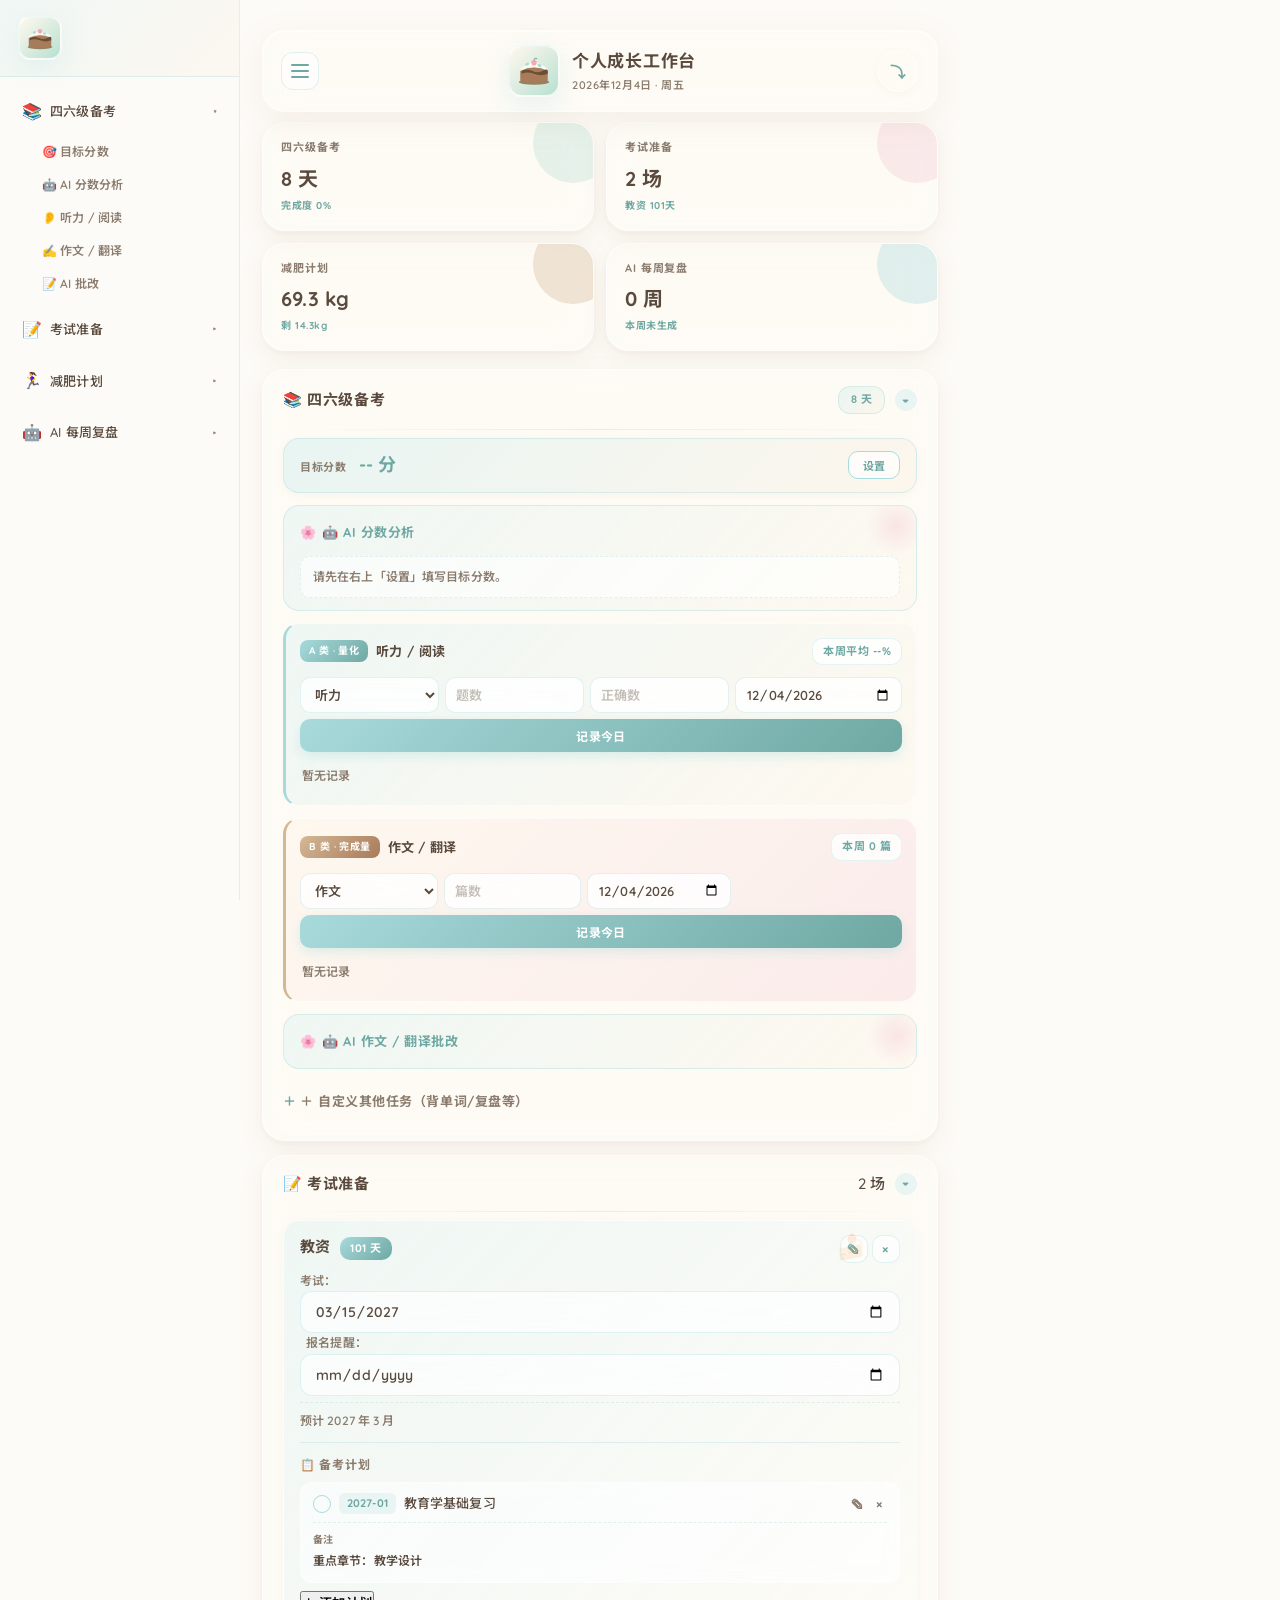
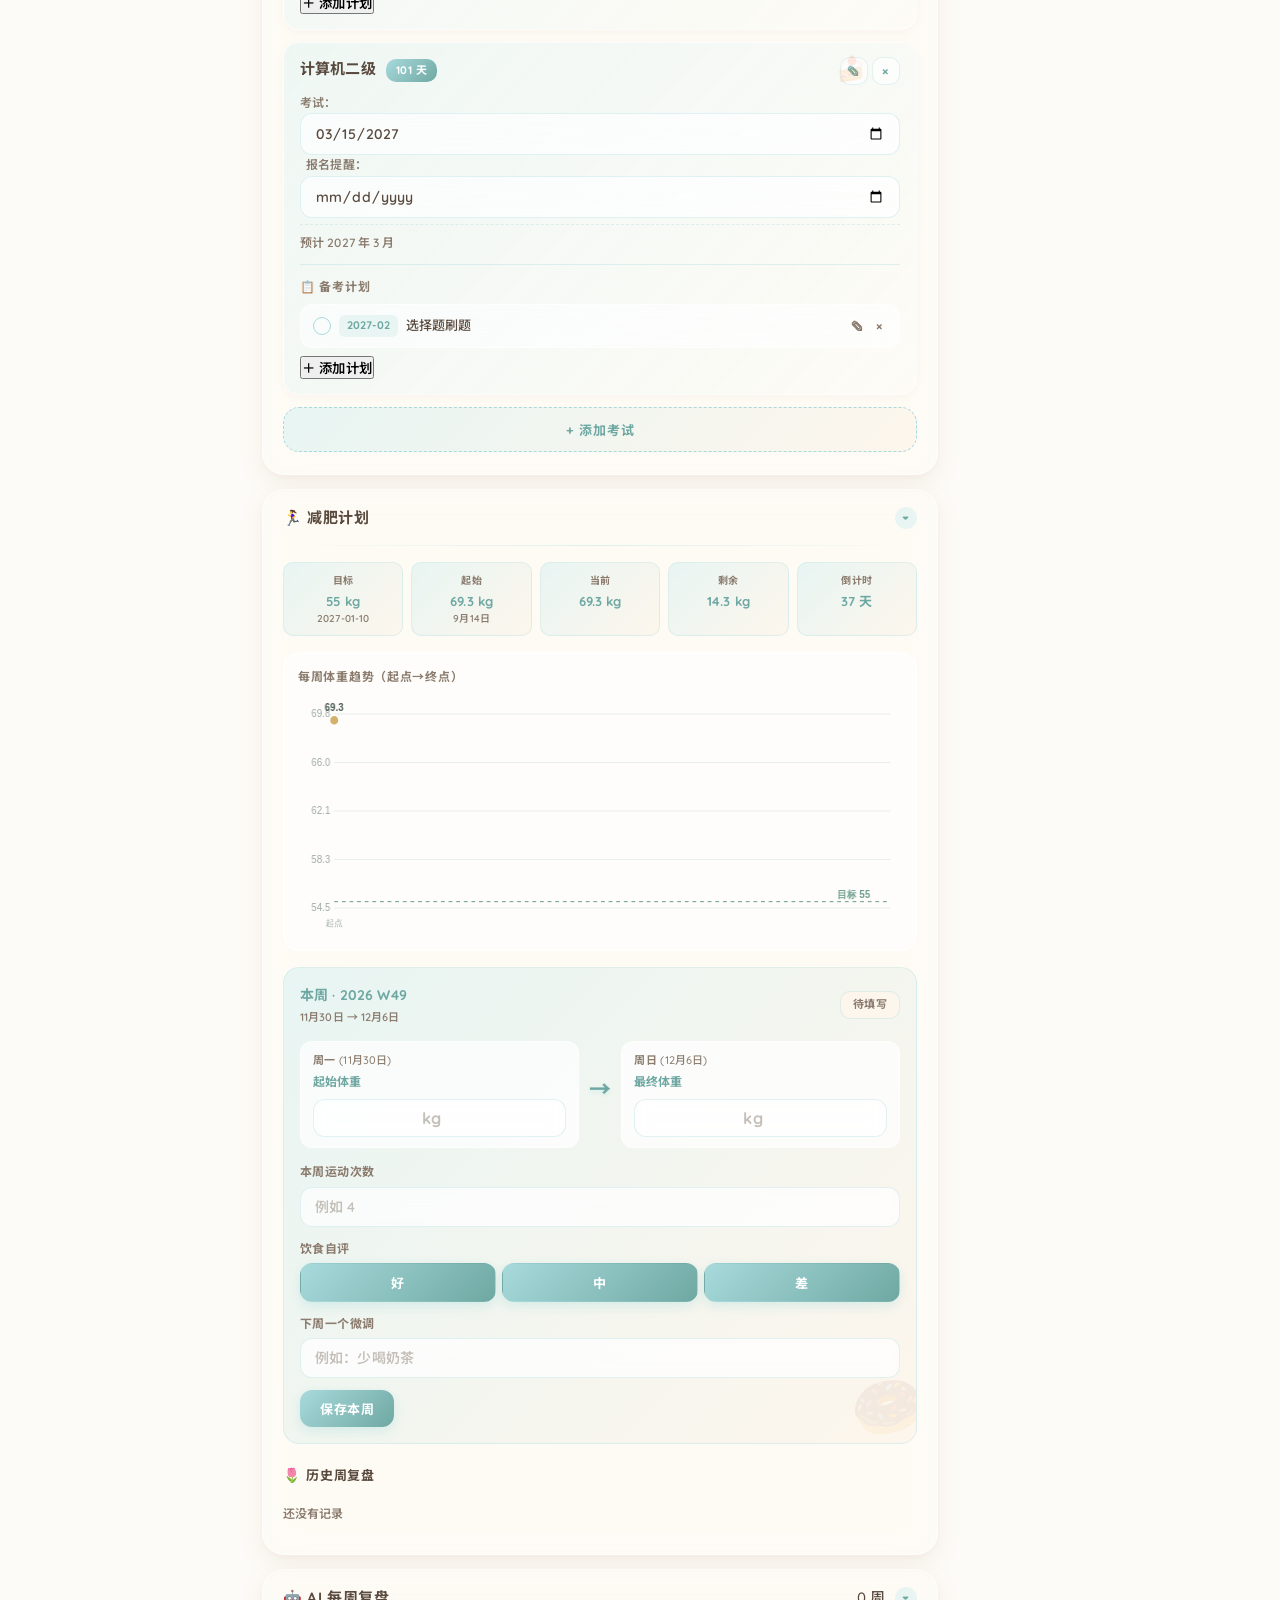
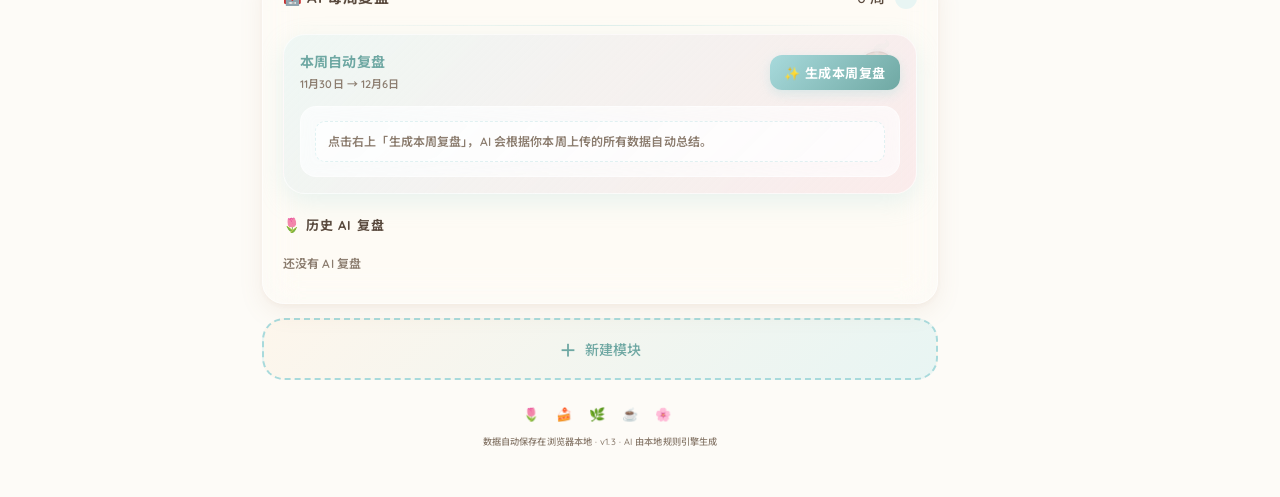
<file: index.html>
<!DOCTYPE html>
<html lang="zh-CN">
<head>
<meta charset="UTF-8" />
<meta name="viewport" content="width=device-width, initial-scale=1.0, viewport-fit=cover" />
<meta name="format-detection" content="telephone=no" />
<meta name="apple-mobile-web-app-capable" content="yes" />
<meta name="apple-mobile-web-app-status-bar-style" content="default" />
<meta name="theme-color" content="#a8dadc" />
<title>个人成长工作台</title>
<link rel="preconnect" href="https://fonts.googleapis.com">
<link rel="preconnect" href="https://fonts.gstatic.com" crossorigin>
<link href="https://fonts.googleapis.com/css2?family=Quicksand:wght@500;600;700&family=Noto+Sans+SC:wght@500;600;700&display=swap" rel="stylesheet">
<link rel="stylesheet" href="styles.css" />
</head>
<body>
<!-- 韩式装饰背景层 -->
<div class="bg-deco">
  <div class="bg-blob bg-blob-1"></div>
  <div class="bg-blob bg-blob-2"></div>
  <div class="bg-blob bg-blob-3"></div>
  <div class="bg-dots"></div>
  <svg class="bg-lace-top" viewBox="0 0 1200 60" preserveAspectRatio="none" aria-hidden="true">
    <path d="M0,30 Q30,0 60,30 T120,30 T180,30 T240,30 T300,30 T360,30 T420,30 T480,30 T540,30 T600,30 T660,30 T720,30 T780,30 T840,30 T900,30 T960,30 T1020,30 T1080,30 T1140,30 T1200,30 L1200,60 L0,60 Z" fill="rgba(255,255,255,0.55)"/>
  </svg>
  <svg class="bg-lace-bottom" viewBox="0 0 1200 60" preserveAspectRatio="none" aria-hidden="true">
    <path d="M0,30 Q30,60 60,30 T120,30 T180,30 T240,30 T300,30 T360,30 T420,30 T480,30 T540,30 T600,30 T660,30 T720,30 T780,30 T840,30 T900,30 T960,30 T1020,30 T1080,30 T1140,30 T1200,30 L1200,0 L0,0 Z" fill="rgba(255,255,255,0.45)"/>
  </svg>
</div>

<!-- 侧边导航 -->
<aside class="sidebar" id="sidebar">
  <div class="sidebar-head">
    <div class="sidebar-logo">
      <svg viewBox="0 0 64 64" width="36" height="36" aria-hidden="true">
        <ellipse cx="32" cy="48" rx="22" ry="4" fill="#8b6f47" opacity="0.85"/>
        <path d="M12 32 Q32 22 52 32 L52 46 Q32 52 12 46 Z" fill="#a87b5a"/>
        <path d="M12 30 Q32 22 52 30 Q52 26 32 18 Q12 26 12 30 Z" fill="#fff8ee"/>
        <path d="M14 32 Q22 28 30 32 Q38 36 46 31 Q52 28 52 32 L52 36 Q42 40 32 36 Q22 32 14 36 Z" fill="#6b4f35"/>
        <circle cx="32" cy="20" r="4" fill="#f4a8b8"/>
        <ellipse cx="22" cy="22" rx="3" ry="2" fill="#a8dadc" transform="rotate(-25 22 22)"/>
        <ellipse cx="40" cy="24" rx="3" ry="2" fill="#a8dadc" transform="rotate(30 40 24)"/>
      </svg>
    </div>
    <button class="sidebar-close" id="sidebarClose" aria-label="关闭菜单">×</button>
  </div>
  <nav class="sidebar-nav" id="sidebarNav">
    <!-- 动态生成 -->
  </nav>
</aside>
<div class="sidebar-mask" id="sidebarMask"></div>

<div class="app">
  <!-- 顶部 / 仪表盘 -->
  <header class="topbar">
    <button class="hamburger" id="hamburgerBtn" aria-label="打开菜单">
      <span></span><span></span><span></span>
    </button>
    <div class="brand">
      <div class="logo">
        <svg viewBox="0 0 64 64" width="44" height="44" aria-hidden="true">
          <ellipse cx="32" cy="48" rx="22" ry="4" fill="#8b6f47" opacity="0.85"/>
          <path d="M12 32 Q32 22 52 32 L52 46 Q32 52 12 46 Z" fill="#a87b5a"/>
          <path d="M12 30 Q32 22 52 30 Q52 26 32 18 Q12 26 12 30 Z" fill="#fff8ee"/>
          <path d="M14 32 Q22 28 30 32 Q38 36 46 31 Q52 28 52 32 L52 36 Q42 40 32 36 Q22 32 14 36 Z" fill="#6b4f35"/>
          <circle cx="32" cy="20" r="4" fill="#f4a8b8"/>
          <path d="M32 16 Q34 12 36 14" stroke="#7ba89a" stroke-width="1.5" fill="none" stroke-linecap="round"/>
          <ellipse cx="22" cy="22" rx="3" ry="2" fill="#a8dadc" transform="rotate(-25 22 22)"/>
          <ellipse cx="40" cy="24" rx="3" ry="2" fill="#a8dadc" transform="rotate(30 40 24)"/>
        </svg>
      </div>
      <div>
        <h1>个人成长工作台</h1>
        <div class="today" id="todayDate"></div>
      </div>
    </div>
    <button class="icon-btn" id="toggleAllBtn" title="展开/折叠全部">⤵︎</button>
  </header>

  <!-- 仪表盘卡片 -->
  <section class="dashboard" id="dashboard">
    <div class="card-mini" data-target="cet">
      <div class="card-mini-title">四六级备考</div>
      <div class="card-mini-value" id="dashCetDays">-- 天</div>
      <div class="card-mini-sub" id="dashCetProgress">完成度 0%</div>
    </div>
    <div class="card-mini" data-target="exam">
      <div class="card-mini-title">考试准备</div>
      <div class="card-mini-value" id="dashExamCount">0 场</div>
      <div class="card-mini-sub" id="dashExamNearest">最近 --</div>
    </div>
    <div class="card-mini" data-target="weight">
      <div class="card-mini-title">减肥计划</div>
      <div class="card-mini-value" id="dashWeight">-- kg</div>
      <div class="card-mini-sub" id="dashWeightGoal">目标 55 kg</div>
    </div>
    <div class="card-mini" data-target="weekly">
      <div class="card-mini-title">AI 每周复盘</div>
      <div class="card-mini-value" id="dashWeeklyCount">0 周</div>
      <div class="card-mini-sub" id="dashWeeklyStatus">未生成</div>
    </div>
  </section>

  <!-- 模块 1：四六级 -->
  <section class="module" id="module-cet" data-builtin="cet">
    <header class="module-header" data-collapse="cet">
      <h2>📚 四六级备考</h2>
      <div class="module-meta">
        <span id="cetCountdown" class="countdown">-- 天</span>
        <span class="collapse-icon">▾</span>
      </div>
    </header>
    <div class="module-body" id="body-cet">

      <div class="cet-goal-bar" id="anchor-cet-goal">
        <div class="cgb-text">
          <span class="cgb-label">目标分数</span>
          <span class="cgb-value" id="cetGoalDisplay">-- 分</span>
        </div>
        <div class="cgb-actions">
          <button class="btn-mini" id="editCetGoalBtn">设置</button>
        </div>
      </div>

      <details class="ai-panel" id="anchor-cet-ai" open>
        <summary>🤖 AI 分数分析</summary>
        <div class="ai-content" id="cetAIContent">
          <div class="ai-empty">先设置目标分数并录入数据，AI 才会出分析。</div>
        </div>
      </details>

      <div class="cet-block cet-a" id="anchor-cet-a">
        <div class="cet-block-head">
          <span class="cet-tag tag-a">A 类 · 量化</span>
          <h3>听力 / 阅读</h3>
          <span class="cet-stat" id="cetAStat">本周平均 --%</span>
        </div>
        <form class="cet-add" id="cetAAddForm">
          <div class="cet-add-grid">
            <select id="cetAType" required>
              <option value="听力">听力</option>
              <option value="阅读">阅读</option>
            </select>
            <input type="number" id="cetACount" placeholder="题数" min="1" required />
            <input type="number" id="cetARight" placeholder="正确数" min="0" required />
            <input type="date" id="cetADate" required />
          </div>
          <button type="submit" class="btn-primary">记录今日</button>
        </form>
        <div class="cet-list" id="cetAList"></div>
      </div>

      <div class="cet-block cet-b" id="anchor-cet-b">
        <div class="cet-block-head">
          <span class="cet-tag tag-b">B 类 · 完成量</span>
          <h3>作文 / 翻译</h3>
          <span class="cet-stat" id="cetBStat">本周 0 篇</span>
        </div>
        <form class="cet-add" id="cetBAddForm">
          <div class="cet-add-grid">
            <select id="cetBType" required>
              <option value="作文">作文</option>
              <option value="翻译">翻译</option>
            </select>
            <input type="number" id="etBCount" placeholder="篇数" min="1" required />
            <input type="date" id="cetBDate" required />
          </div>
          <button type="submit" class="btn-primary">记录今日</button>
        </form>
        <div class="cet-list" id="cetBList"></div>
      </div>

      <details class="ai-panel" id="anchor-cet-grade">
        <summary>🤖 AI 作文 / 翻译批改</summary>
        <div class="ai-content">
          <form id="gradeForm" class="grade-form">
            <div class="form-row">
              <label>类型</label>
              <select id="gradeType" required>
                <option value="作文">作文</option>
                <option value="翻译">翻译</option>
              </select>
            </div>
            <div class="form-row">
              <label>原文（粘贴或上传图片）</label>
              <textarea id="gradeText" rows="6" maxlength="2000" placeholder="粘贴你写的英文…"></textarea>
            </div>
            <div class="form-row grade-upload-row">
              <label class="file-btn">
                📷 上传图片自动识别（OCR）
                <input type="file" id="gradeImage" accept="image/*" hidden />
              </label>
              <span class="file-status" id="gradeOcrStatus"></span>
              <button type="button" class="btn-mini" id="clearOcrBtn" style="display:none;">清除识别结果</button>
            </div>
            <button type="submit" class="btn-primary">🤖 AI 批改</button>
          </form>
          <div class="grade-result" id="gradeResult"></div>
          <h4 class="section-subtitle">批改记录</h4>
          <div class="grade-history" id="gradeHistory"></div>
        </div>
      </details>

      <details class="add-task-wrap">
        <summary>＋ 自定义其他任务（背单词/复盘等）</summary>
        <form class="add-form" id="cetAddForm" style="margin-top:8px;">
          <input type="text" id="cetNewTask" placeholder="任务名…" maxlength="40" required />
          <button type="submit" class="btn-primary">添加</button>
        </form>
        <div class="task-list" id="cetTaskList" style="margin-top:8px;"></div>
      </details>
    </div>
  </section>

  <!-- 模块 2：考试准备 -->
  <section class="module" id="module-exam" data-builtin="exam">
    <header class="module-header" data-collapse="exam">
      <h2>📝 考试准备</h2>
      <div class="module-meta">
        <span id="examTotal">0 场</span>
        <span class="collapse-icon">▾</span>
      </div>
    </header>
    <div class="module-body" id="body-exam">
      <div id="examList" class="exam-list"></div>
      <button class="btn-add-exam" id="addExamBtn">+ 添加考试</button>
    </div>
  </section>

  <!-- 模块 3：减肥计划 -->
  <section class="module" id="module-weight" data-builtin="weight">
    <header class="module-header" data-collapse="weight">
      <h2>🏃‍♀️ 减肥计划</h2>
      <div class="module-meta">
        <span class="collapse-icon">▾</span>
      </div>
    </header>
    <div class="module-body" id="body-weight">
      <div class="weight-summary">
        <div class="weight-stat"><div class="label">目标</div><div class="value">55 kg<br><small>2027-01-10</small></div></div>
        <div class="weight-stat"><div class="label">起始</div><div class="value">69.3 kg<br><small>9月14日</small></div></div>
        <div class="weight-stat"><div class="label">当前</div><div class="value" id="weightCurrent">--</div></div>
        <div class="weight-stat"><div class="label">剩余</div><div class="value" id="weightRemain">--</div></div>
        <div class="weight-stat"><div class="label">倒计时</div><div class="value" id="weightCountdown">--</div></div>
      </div>

      <div class="weight-chart-wrap">
        <div class="chart-header"><h3>每周体重趋势（起点→终点）</h3></div>
        <canvas id="weightChart" width="600" height="240"></canvas>
      </div>

      <div class="weight-week-card" id="weightWeekCard">
        <div class="week-card-head">
          <div>
            <div class="week-card-title" id="weekCardTitle">本周</div>
            <div class="week-card-dates" id="weekCardDates">-- → --</div>
          </div>
          <div class="week-card-status" id="weekCardStatus">待填写</div>
        </div>
        <div class="dual-weight">
          <div class="dw-block">
            <div class="dw-label">周一 <span id="dwMonDate">--</span></div>
            <div class="dw-name">起始体重</div>
            <input type="number" step="0.1" id="wwStartWeight" placeholder="kg" />
          </div>
          <div class="dw-arrow">→</div>
          <div class="dw-block">
            <div class="dw-label">周日 <span id="dwSunDate">--</span></div>
            <div class="dw-name">最终体重</div>
            <input type="number" step="0.1" id="wwEndWeight" placeholder="kg" />
          </div>
        </div>
        <div class="form-row">
          <label>本周运动次数</label>
          <input type="number" id="wwExercise" min="0" placeholder="例如 4" />
        </div>
        <div class="form-row">
          <label>饮食自评</label>
          <div class="rating-group" id="wwRatingGroup">
            <button type="button" data-val="好">好</button>
            <button type="button" data-val="中">中</button>
            <button type="button" data-val="差">差</button>
          </div>
        </div>
        <div class="form-row">
          <label>下周一个微调</label>
          <input type="text" id="wwTweak" maxlength="60" placeholder="例如：少喝奶茶" />
        </div>
        <button type="submit" class="btn-primary" id="wwSubmitBtn">保存本周</button>
      </div>

      <h3 class="section-title">历史周复盘</h3>
      <div id="weeklyWeightList" class="weekly-list"></div>
    </div>
  </section>

  <!-- 模块 4：AI 每周复盘 -->
  <section class="module" id="module-weekly" data-builtin="weekly">
    <header class="module-header" data-collapse="weekly">
      <h2>🤖 AI 每周复盘</h2>
      <div class="module-meta">
        <span id="weeklyTotal">0 周</span>
        <span class="collapse-icon">▾</span>
      </div>
    </header>
    <div class="module-body" id="body-weekly">
      <div class="ai-card">
        <div class="ai-card-head">
          <div>
            <div class="ai-card-title">本周自动复盘</div>
            <div class="ai-card-sub" id="aiWeekRange">-- → --</div>
          </div>
          <button class="btn-primary" id="genWeeklyBtn">✨ 生成本周复盘</button>
        </div>
        <div class="ai-result" id="aiWeeklyResult">
          <div class="ai-empty">点击右上「生成本周复盘」，AI 会根据你本周上传的所有数据自动总结。</div>
        </div>
      </div>
      <h3 class="section-title">历史 AI 复盘</h3>
      <div id="weeklyReviewList" class="weekly-list"></div>
    </div>
  </section>

  <!-- 自定义模块插入点 -->
  <div id="customModules"></div>

  <!-- 新建模块按钮 -->
  <button class="btn-add-module" id="addModuleBtn">
    <span class="plus-icon">＋</span>
    <span>新建模块</span>
  </button>

  <footer class="footer">
    <small>数据自动保存在浏览器本地 · v1.3 · AI 由本地规则引擎生成</small>
  </footer>
</div>

<!-- 目标分数弹窗 -->
<div class="modal" id="goalModal">
  <div class="modal-content">
    <div class="modal-header">
      <h3>设置四六级目标分数</h3>
      <button class="close-btn" id="goalModalClose">×</button>
    </div>
    <form id="goalForm">
      <div class="form-row">
        <label>目标分数（425=及格，500=良好，600=优秀，650=高分）</label>
        <input type="number" id="goalInput" min="0" max="710" required />
      </div>
      <div class="modal-actions">
        <button type="button" class="btn-secondary" id="goalModalCancel">取消</button>
        <button type="submit" class="btn-primary">保存</button>
      </div>
    </form>
  </div>
</div>

<!-- 添加/编辑考试弹窗 -->
<div class="modal" id="examModal">
  <div class="modal-content">
    <div class="modal-header">
      <h3 id="examModalTitle">添加考试</h3>
      <button class="close-btn" id="examModalClose">×</button>
    </div>
    <form id="examForm">
      <input type="hidden" id="examEditId" />
      <div class="form-row">
        <label>考试名称</label>
        <input type="text" id="examName" maxlength="30" required />
      </div>
      <div class="form-row">
        <label>考试日期</label>
        <input type="date" id="examDate" />
      </div>
      <div class="form-row">
        <label>报名提醒日期</label>
        <input type="date" id="examSignDate" />
      </div>
      <div class="form-row">
        <label>备注</label>
        <textarea id="examNote" rows="2" maxlength="120"></textarea>
      </div>
      <div class="modal-actions">
        <button type="button" class="btn-secondary" id="examModalCancel">取消</button>
        <button type="submit" class="btn-primary">保存</button>
      </div>
    </form>
  </div>
</div>

<!-- 计划条目弹窗（细化版） -->
<div class="modal" id="planModal">
  <div class="modal-content">
    <div class="modal-header">
      <h3 id="planModalTitle">添加计划</h3>
      <button class="close-btn" id="planModalClose">×</button>
    </div>
    <form id="planForm">
      <input type="hidden" id="planEditId" />
      <input type="hidden" id="planExamId" />
      <div class="form-row">
        <label>时间（日期或自由文本）</label>
        <input type="text" id="planTime" maxlength="60" placeholder="例如 2027-03-10 或 第一周 / 周末" required />
      </div>
      <div class="form-row">
        <label>需要做的事项</label>
        <input type="text" id="planText" maxlength="80" placeholder="例如：完成教育学第三章" required />
      </div>
      <div class="form-row">
        <label>备注（心得、完成情况等，自由文本）</label>
        <textarea id="planNote" rows="3" maxlength="500" placeholder="例如：复习到一半，重点在教学设计"></textarea>
      </div>
      <div class="modal-actions">
        <button type="button" class="btn-secondary" id="planModalCancel">取消</button>
        <button type="submit" class="btn-primary">保存</button>
      </div>
    </form>
  </div>
</div>

<!-- 新建模块弹窗 -->
<div class="modal" id="newModuleModal">
  <div class="modal-content">
    <div class="modal-header">
      <h3>新建模块</h3>
      <button class="close-btn" id="newModuleModalClose">×</button>
    </div>
    <form id="newModuleForm">
      <div class="form-row">
        <label>模块名称</label>
        <input type="text" id="nmName" maxlength="20" placeholder="例如：考研英语" required />
      </div>
      <div class="form-row">
        <label>模块图标（emoji）</label>
        <input type="text" id="nmIcon" maxlength="2" placeholder="例如 🎯" value="🎯" />
      </div>
      <div class="form-row">
        <label>模块类型</label>
        <div class="nm-types">
          <label class="nm-type-card">
            <input type="radio" name="nmType" value="exam" checked />
            <div class="nm-type-card-body">
              <div class="nm-type-title">📝 考试型</div>
              <div class="nm-type-desc">含考试日期、报名提醒、细化计划条目、备注</div>
            </div>
          </label>
          <label class="nm-type-card">
            <input type="radio" name="nmType" value="cet" />
            <div class="nm-type-card-body">
              <div class="nm-type-title">📚 量化型</div>
              <div class="nm-type-desc">含目标分数、A/B 类任务记录、AI 分析、AI 批改</div>
            </div>
          </label>
        </div>
      </div>
      <div class="modal-actions">
        <button type="button" class="btn-secondary" id="newModuleModalCancel">取消</button>
        <button type="submit" class="btn-primary">创建</button>
      </div>
    </form>
  </div>
</div>

<!-- 编辑自定义模块信息弹窗 -->
<div class="modal" id="editCustomModal">
  <div class="modal-content">
    <div class="modal-header">
      <h3>编辑模块</h3>
      <button class="close-btn" id="editCustomModalClose">×</button>
    </div>
    <form id="editCustomForm">
      <input type="hidden" id="ecmId" />
      <div class="form-row">
        <label>模块名称</label>
        <input type="text" id="ecmName" maxlength="20" required />
      </div>
      <div class="form-row">
        <label>模块图标</label>
        <input type="text" id="ecmIcon" maxlength="2" />
      </div>
      <div class="modal-actions">
        <button type="button" class="btn-secondary" id="ecmDeleteBtn">删除模块</button>
        <button type="submit" class="btn-primary">保存</button>
      </div>
    </form>
  </div>
</div>

<div class="toast" id="toast"></div>

<!-- OCR 加载提示 -->
<div id="ocrLoader" class="ocr-loader" style="display:none;">
  <div class="ocr-loader-inner">
    <div class="spinner"></div>
    <div>首次使用 OCR 正在加载识别引擎（约 13MB）…</div>
    <div class="ocr-sub" id="ocrLoaderSub">0%</div>
  </div>
</div>

<script src="app.js"></script>
</body>
</html>
</file>
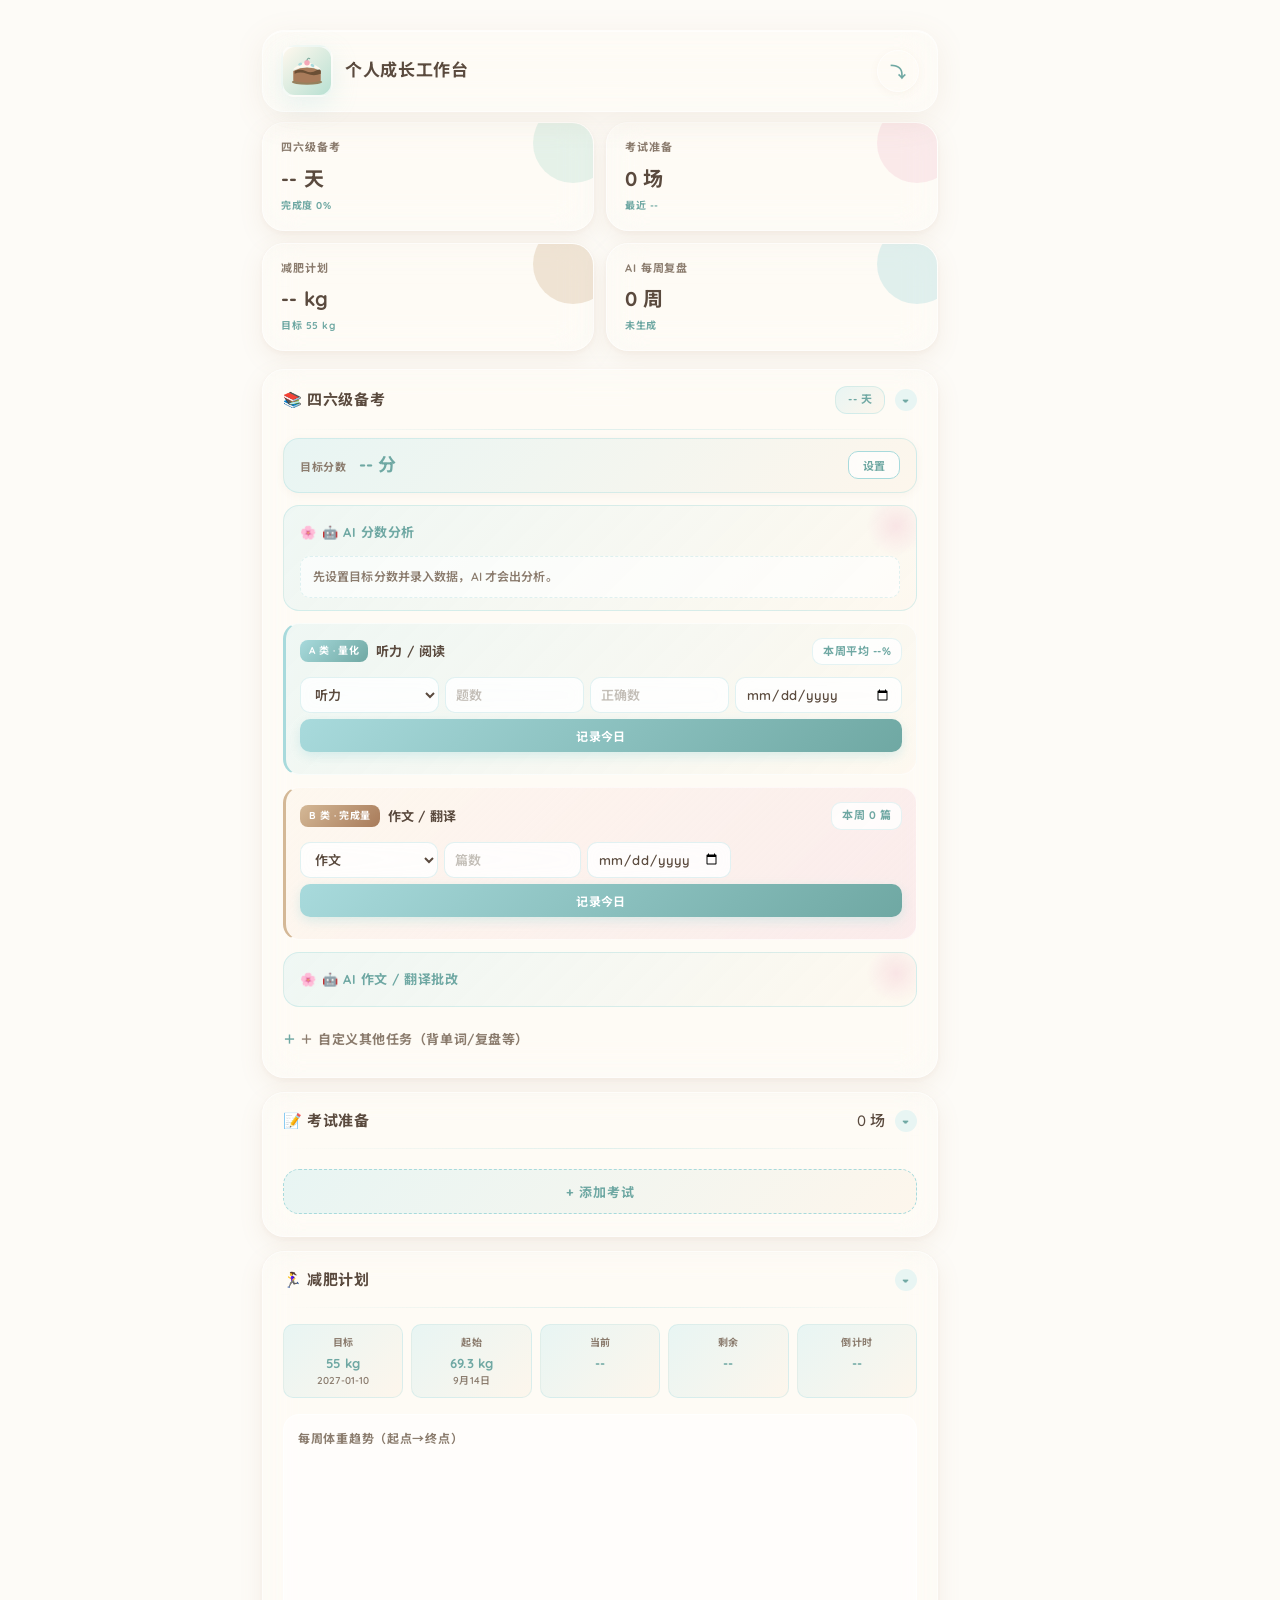
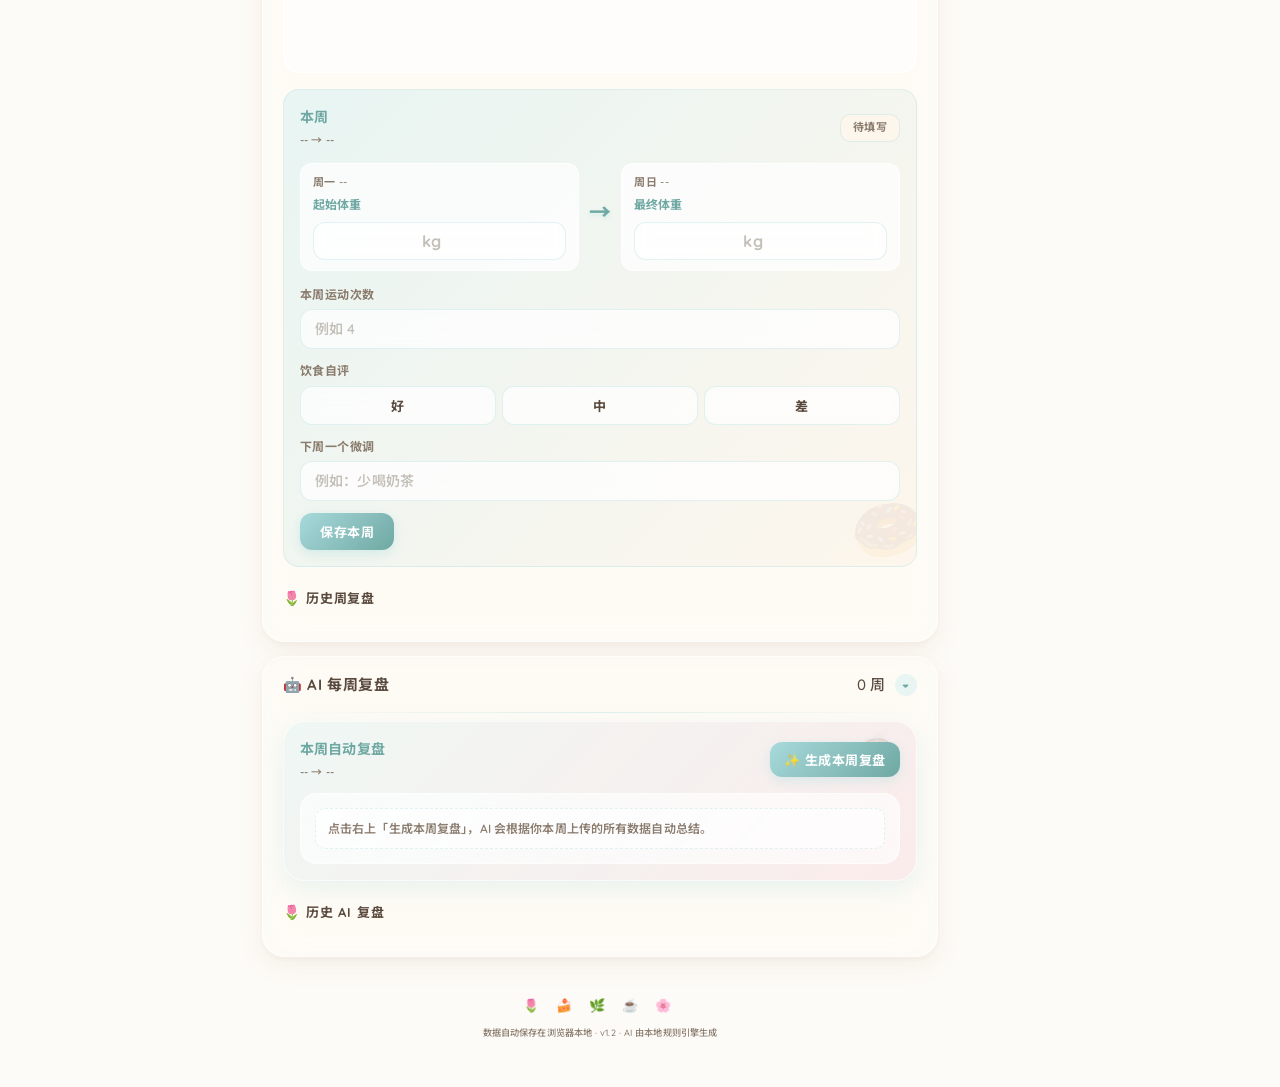
<file: index (1).html>
<!DOCTYPE html>
<html lang="zh-CN">
<head>
<meta charset="UTF-8" />
<meta name="viewport" content="width=device-width, initial-scale=1.0, viewport-fit=cover" />
<meta name="format-detection" content="telephone=no" />
<meta name="apple-mobile-web-app-capable" content="yes" />
<meta name="apple-mobile-web-app-status-bar-style" content="default" />
<meta name="theme-color" content="#a8dadc" />
<title>个人成长工作台</title>
<link rel="preconnect" href="https://fonts.googleapis.com">
<link rel="preconnect" href="https://fonts.gstatic.com" crossorigin>
<link href="https://fonts.googleapis.com/css2?family=Quicksand:wght@500;600;700&family=Noto+Sans+SC:wght@500;600;700&display=swap" rel="stylesheet">
<link rel="stylesheet" href="styles.css" />
</head>
<body>
<!-- 韩式装饰背景层：磨砂柔光 + 波点 + 蕾丝边缘 -->
<div class="bg-deco">
  <div class="bg-blob bg-blob-1"></div>
  <div class="bg-blob bg-blob-2"></div>
  <div class="bg-blob bg-blob-3"></div>
  <div class="bg-dots"></div>
  <svg class="bg-lace-top" viewBox="0 0 1200 60" preserveAspectRatio="none" aria-hidden="true">
    <path d="M0,30 Q30,0 60,30 T120,30 T180,30 T240,30 T300,30 T360,30 T420,30 T480,30 T540,30 T600,30 T660,30 T720,30 T780,30 T840,30 T900,30 T960,30 T1020,30 T1080,30 T1140,30 T1200,30 L1200,60 L0,60 Z" fill="rgba(255,255,255,0.55)"/>
  </svg>
  <svg class="bg-lace-bottom" viewBox="0 0 1200 60" preserveAspectRatio="none" aria-hidden="true">
    <path d="M0,30 Q30,60 60,30 T120,30 T180,30 T240,30 T300,30 T360,30 T420,30 T480,30 T540,30 T600,30 T660,30 T720,30 T780,30 T840,30 T900,30 T960,30 T1020,30 T1080,30 T1140,30 T1200,30 L1200,0 L0,0 Z" fill="rgba(255,255,255,0.45)"/>
  </svg>
</div>

<div class="app">
  <!-- 顶部 / 仪表盘 -->
  <header class="topbar">
    <div class="brand">
      <div class="logo">
        <svg viewBox="0 0 64 64" width="44" height="44" aria-hidden="true">
          <!-- 蛋糕底盘 -->
          <ellipse cx="32" cy="48" rx="22" ry="4" fill="#8b6f47" opacity="0.85"/>
          <!-- 蛋糕体（巧克力层） -->
          <path d="M12 32 Q32 22 52 32 L52 46 Q32 52 12 46 Z" fill="#a87b5a"/>
          <!-- 奶油层 -->
          <path d="M12 30 Q32 22 52 30 Q52 26 32 18 Q12 26 12 30 Z" fill="#fff8ee"/>
          <!-- 巧克力淋面 -->
          <path d="M14 32 Q22 28 30 32 Q38 36 46 31 Q52 28 52 32 L52 36 Q42 40 32 36 Q22 32 14 36 Z" fill="#6b4f35"/>
          <!-- 樱桃 -->
          <circle cx="32" cy="20" r="4" fill="#f4a8b8"/>
          <path d="M32 16 Q34 12 36 14" stroke="#7ba89a" stroke-width="1.5" fill="none" stroke-linecap="round"/>
          <!-- 薄荷叶 -->
          <ellipse cx="22" cy="22" rx="3" ry="2" fill="#a8dadc" transform="rotate(-25 22 22)"/>
          <ellipse cx="40" cy="24" rx="3" ry="2" fill="#a8dadc" transform="rotate(30 40 24)"/>
        </svg>
      </div>
      <div>
        <h1>个人成长工作台</h1>
        <div class="today" id="todayDate"></div>
      </div>
    </div>
    <button class="icon-btn" id="toggleAllBtn" title="展开/折叠全部">⤵︎</button>
  </header>

  <!-- 仪表盘卡片 -->
  <section class="dashboard">
    <div class="card-mini" data-target="cet">
      <div class="card-mini-title">四六级备考</div>
      <div class="card-mini-value" id="dashCetDays">-- 天</div>
      <div class="card-mini-sub" id="dashCetProgress">完成度 0%</div>
    </div>
    <div class="card-mini" data-target="exam">
      <div class="card-mini-title">考试准备</div>
      <div class="card-mini-value" id="dashExamCount">0 场</div>
      <div class="card-mini-sub" id="dashExamNearest">最近 --</div>
    </div>
    <div class="card-mini" data-target="weight">
      <div class="card-mini-title">减肥计划</div>
      <div class="card-mini-value" id="dashWeight">-- kg</div>
      <div class="card-mini-sub" id="dashWeightGoal">目标 55 kg</div>
    </div>
    <div class="card-mini" data-target="weekly">
      <div class="card-mini-title">AI 每周复盘</div>
      <div class="card-mini-value" id="dashWeeklyCount">0 周</div>
      <div class="card-mini-sub" id="dashWeeklyStatus">未生成</div>
    </div>
  </section>

  <!-- 模块 1：四六级 -->
  <section class="module" id="module-cet">
    <header class="module-header" data-collapse="cet">
      <h2>📚 四六级备考</h2>
      <div class="module-meta">
        <span id="cetCountdown" class="countdown">-- 天</span>
        <span class="collapse-icon">▾</span>
      </div>
    </header>
    <div class="module-body" id="body-cet">

      <!-- 目标分数 -->
      <div class="cet-goal-bar">
        <div class="cgb-text">
          <span class="cgb-label">目标分数</span>
          <span class="cgb-value" id="cetGoalDisplay">-- 分</span>
        </div>
        <div class="cgb-actions">
          <button class="btn-mini" id="editCetGoalBtn">设置</button>
        </div>
      </div>

      <!-- AI 分析 -->
      <details class="ai-panel" id="cetAIPanel" open>
        <summary>🤖 AI 分数分析</summary>
        <div class="ai-content" id="cetAIContent">
          <div class="ai-empty">先设置目标分数并录入数据，AI 才会出分析。</div>
        </div>
      </details>

      <!-- A 类 -->
      <div class="cet-block cet-a">
        <div class="cet-block-head">
          <span class="cet-tag tag-a">A 类 · 量化</span>
          <h3>听力 / 阅读</h3>
          <span class="cet-stat" id="cetAStat">本周平均 --%</span>
        </div>
        <form class="cet-add" id="cetAAddForm">
          <div class="cet-add-grid">
            <select id="cetAType" required>
              <option value="听力">听力</option>
              <option value="阅读">阅读</option>
            </select>
            <input type="number" id="cetACount" placeholder="题数" min="1" required />
            <input type="number" id="cetARight" placeholder="正确数" min="0" required />
            <input type="date" id="cetADate" required />
          </div>
          <button type="submit" class="btn-primary">记录今日</button>
        </form>
        <div class="cet-list" id="cetAList"></div>
      </div>

      <!-- B 类 -->
      <div class="cet-block cet-b">
        <div class="cet-block-head">
          <span class="cet-tag tag-b">B 类 · 完成量</span>
          <h3>作文 / 翻译</h3>
          <span class="cet-stat" id="cetBStat">本周 0 篇</span>
        </div>
        <form class="cet-add" id="cetBAddForm">
          <div class="cet-add-grid">
            <select id="cetBType" required>
              <option value="作文">作文</option>
              <option value="翻译">翻译</option>
            </select>
            <input type="number" id="etBCount" placeholder="篇数" min="1" required />
            <input type="date" id="cetBDate" required />
          </div>
          <button type="submit" class="btn-primary">记录今日</button>
        </form>
        <div class="cet-list" id="cetBList"></div>
      </div>

      <!-- AI 批改：作文/翻译 -->
      <details class="ai-panel" id="cetGradePanel">
        <summary>🤖 AI 作文 / 翻译批改</summary>
        <div class="ai-content">
          <form id="gradeForm" class="grade-form">
            <div class="form-row">
              <label>类型</label>
              <select id="gradeType" required>
                <option value="作文">作文</option>
                <option value="翻译">翻译</option>
              </select>
            </div>
            <div class="form-row">
              <label>原文（粘贴或上传图片）</label>
              <textarea id="gradeText" rows="6" maxlength="2000" placeholder="粘贴你写的英文…"></textarea>
            </div>
            <div class="form-row grade-upload-row">
              <label class="file-btn">
                📷 上传图片自动识别（OCR）
                <input type="file" id="gradeImage" accept="image/*" hidden />
              </label>
              <span class="file-status" id="gradeOcrStatus"></span>
              <button type="button" class="btn-mini" id="clearOcrBtn" style="display:none;">清除识别结果</button>
            </div>
            <button type="submit" class="btn-primary">🤖 AI 批改</button>
          </form>

          <div class="grade-result" id="gradeResult"></div>

          <h4 class="section-subtitle">批改记录</h4>
          <div class="grade-history" id="gradeHistory"></div>
        </div>
      </details>

      <!-- 自定义任务 -->
      <details class="add-task-wrap">
        <summary>＋ 自定义其他任务（背单词/复盘等）</summary>
        <form class="add-form" id="cetAddForm" style="margin-top:8px;">
          <input type="text" id="cetNewTask" placeholder="任务名…" maxlength="40" required />
          <button type="submit" class="btn-primary">添加</button>
        </form>
        <div class="task-list" id="cetTaskList" style="margin-top:8px;"></div>
      </details>

    </div>
  </section>

  <!-- 模块 2：考试准备 -->
  <section class="module" id="module-exam">
    <header class="module-header" data-collapse="exam">
      <h2>📝 考试准备</h2>
      <div class="module-meta">
        <span id="examTotal">0 场</span>
        <span class="collapse-icon">▾</span>
      </div>
    </header>
    <div class="module-body" id="body-exam">
      <div id="examList" class="exam-list"></div>
      <button class="btn-add-exam" id="addExamBtn">+ 添加考试</button>
    </div>
  </section>

  <!-- 模块 3：减肥计划 -->
  <section class="module" id="module-weight">
    <header class="module-header" data-collapse="weight">
      <h2>🏃‍♀️ 减肥计划</h2>
      <div class="module-meta">
        <span class="collapse-icon">▾</span>
      </div>
    </header>
    <div class="module-body" id="body-weight">
      <div class="weight-summary">
        <div class="weight-stat">
          <div class="label">目标</div>
          <div class="value">55 kg<br><small>2027-01-10</small></div>
        </div>
        <div class="weight-stat">
          <div class="label">起始</div>
          <div class="value">69.3 kg<br><small>9月14日</small></div>
        </div>
        <div class="weight-stat">
          <div class="label">当前</div>
          <div class="value" id="weightCurrent">--</div>
        </div>
        <div class="weight-stat">
          <div class="label">剩余</div>
          <div class="value" id="weightRemain">--</div>
        </div>
        <div class="weight-stat">
          <div class="label">倒计时</div>
          <div class="value" id="weightCountdown">--</div>
        </div>
      </div>

      <div class="weight-chart-wrap">
        <div class="chart-header"><h3>每周体重趋势（起点→终点）</h3></div>
        <canvas id="weightChart" width="600" height="240"></canvas>
      </div>

      <!-- 本周周记录 -->
      <div class="weight-week-card" id="weightWeekCard">
        <div class="week-card-head">
          <div>
            <div class="week-card-title" id="weekCardTitle">本周</div>
            <div class="week-card-dates" id="weekCardDates">-- → --</div>
          </div>
          <div class="week-card-status" id="weekCardStatus">待填写</div>
        </div>

        <div class="dual-weight">
          <div class="dw-block">
            <div class="dw-label">周一 <span id="dwMonDate">--</span></div>
            <div class="dw-name">起始体重</div>
            <input type="number" step="0.1" id="wwStartWeight" placeholder="kg" />
          </div>
          <div class="dw-arrow">→</div>
          <div class="dw-block">
            <div class="dw-label">周日 <span id="dwSunDate">--</span></div>
            <div class="dw-name">最终体重</div>
            <input type="number" step="0.1" id="wwEndWeight" placeholder="kg" />
          </div>
        </div>

        <div class="form-row">
          <label>本周运动次数</label>
          <input type="number" id="wwExercise" min="0" placeholder="例如 4" />
        </div>
        <div class="form-row">
          <label>饮食自评</label>
          <div class="rating-group" id="wwRatingGroup">
            <button type="button" data-val="好">好</button>
            <button type="button" data-val="中">中</button>
            <button type="button" data-val="差">差</button>
          </div>
        </div>
        <div class="form-row">
          <label>下周一个微调</label>
          <input type="text" id="wwTweak" maxlength="60" placeholder="例如：少喝奶茶" />
        </div>
        <button type="submit" class="btn-primary" id="wwSubmitBtn">保存本周</button>
      </div>

      <h3 class="section-title">历史周复盘</h3>
      <div id="weeklyWeightList" class="weekly-list"></div>
    </div>
  </section>

  <!-- 模块 4：AI 每周复盘 -->
  <section class="module" id="module-weekly">
    <header class="module-header" data-collapse="weekly">
      <h2>🤖 AI 每周复盘</h2>
      <div class="module-meta">
        <span id="weeklyTotal">0 周</span>
        <span class="collapse-icon">▾</span>
      </div>
    </header>
    <div class="module-body" id="body-weekly">
      <div class="ai-card">
        <div class="ai-card-head">
          <div>
            <div class="ai-card-title">本周自动复盘</div>
            <div class="ai-card-sub" id="aiWeekRange">-- → --</div>
          </div>
          <button class="btn-primary" id="genWeeklyBtn">✨ 生成本周复盘</button>
        </div>
        <div class="ai-result" id="aiWeeklyResult">
          <div class="ai-empty">点击右上「生成本周复盘」，AI 会根据你本周上传的所有数据自动总结。</div>
        </div>
      </div>

      <h3 class="section-title">历史 AI 复盘</h3>
      <div id="weeklyReviewList" class="weekly-list"></div>
    </div>
  </section>

  <footer class="footer">
    <small>数据自动保存在浏览器本地 · v1.2 · AI 由本地规则引擎生成</small>
  </footer>
</div>

<!-- 目标分数弹窗 -->
<div class="modal" id="goalModal">
  <div class="modal-content">
    <div class="modal-header">
      <h3>设置四六级目标分数</h3>
      <button class="close-btn" id="goalModalClose">×</button>
    </div>
    <form id="goalForm">
      <div class="form-row">
        <label>目标分数（425=及格，500=良好，600=优秀，650=高分）</label>
        <input type="number" id="goalInput" min="0" max="710" required />
      </div>
      <div class="modal-actions">
        <button type="button" class="btn-secondary" id="goalModalCancel">取消</button>
        <button type="submit" class="btn-primary">保存</button>
      </div>
    </form>
  </div>
</div>

<!-- 添加考试弹窗 -->
<div class="modal" id="examModal">
  <div class="modal-content">
    <div class="modal-header">
      <h3 id="examModalTitle">添加考试</h3>
      <button class="close-btn" id="examModalClose">×</button>
    </div>
    <form id="examForm">
      <input type="hidden" id="examEditId" />
      <div class="form-row">
        <label>考试名称</label>
        <input type="text" id="examName" maxlength="30" required />
      </div>
      <div class="form-row">
        <label>考试日期</label>
        <input type="date" id="examDate" />
      </div>
      <div class="form-row">
        <label>报名提醒日期</label>
        <input type="date" id="examSignDate" />
      </div>
      <div class="form-row">
        <label>备注</label>
        <textarea id="examNote" rows="2" maxlength="120"></textarea>
      </div>
      <div class="modal-actions">
        <button type="button" class="btn-secondary" id="examModalCancel">取消</button>
        <button type="submit" class="btn-primary">保存</button>
      </div>
    </form>
  </div>
</div>

<div class="toast" id="toast"></div>

<!-- OCR 加载提示 -->
<div id="ocrLoader" class="ocr-loader" style="display:none;">
  <div class="ocr-loader-inner">
    <div class="spinner"></div>
    <div>首次使用 OCR 正在加载识别引擎（约 13MB）…</div>
    <div class="ocr-sub" id="ocrLoaderSub">0%</div>
  </div>
</div>

<script src="app.js"></script>
</body>
</html>
</file>
<file: styles.css>
/* ==========================================================
   🌿🍰 薄荷巧克力 · 韩式简约治愈风
   ========================================================== */

:root {
  /* —— 薄荷巧克力主题 —— */
  --primary: #a8dadc;          /* Tiffany 蓝 / 薄荷绿 */
  --primary-2: #b8e0d2;        /* 浅薄荷 */
  --primary-dark: #6fa8a3;     /* 深薄荷 */
  --primary-bg: #e8f5f3;       /* 薄荷奶霜 */

  --choco: #a87b5a;            /* 巧克力棕 */
  --choco-dark: #6b4f35;       /* 深可可 */
  --choco-light: #d4b896;      /* 牛奶巧克力 */
  --cream: #fff8ee;            /* 奶油白 */
  --cream-2: #fdf6ec;          /* 浅奶油 */

  --accent-pink: #f4c8d4;      /* 淡粉（点缀） */
  --accent-rose: #e8a8b8;      /* 樱花粉 */
  --gray-soft: #e8e6e1;        /* 雾灰 */
  --gray-mid: #c4bfb8;         /* 中雾灰 */

  --bg: #fdfbf7;               /* 整体奶白底 */
  --bg-gradient: linear-gradient(135deg, #fdf6ec 0%, #e8f5f3 50%, #f4e8e0 100%);
  --card: rgba(255, 255, 255, 0.72);
  --card-solid: #ffffff;
  --text: #5a4a3e;             /* 暖棕文字 */
  --text-soft: #8b7c6e;        /* 浅棕 */
  --text-mint: #6fa8a3;        /* 薄荷色文字 */
  --border: rgba(168, 219, 220, 0.35);

  --shadow-sm: 0 2px 8px rgba(168, 123, 90, 0.06);
  --shadow-md: 0 8px 24px rgba(168, 123, 90, 0.10), 0 2px 6px rgba(168, 123, 90, 0.05);
  --shadow-lg: 0 16px 48px rgba(168, 123, 90, 0.14), 0 4px 12px rgba(168, 123, 90, 0.06);
  --shadow-mint: 0 8px 24px rgba(168, 219, 220, 0.25);

  --radius-sm: 10px;
  --radius: 16px;
  --radius-lg: 22px;
  --radius-xl: 28px;

  --font-base: "Quicksand", "Noto Sans SC", "Hiragino Sans GB", "PingFang SC",
               "Microsoft YaHei UI", "HarmonyOS Sans SC", sans-serif;

  --glass-blur: blur(18px) saturate(140%);
  --glass-border: 1px solid rgba(255, 255, 255, 0.6);
  --glass-shadow: 0 8px 32px rgba(168, 123, 90, 0.10),
                  inset 0 1px 0 rgba(255, 255, 255, 0.7);
}

/* ===== 全局 ===== */
*, *::before, *::after {
  font-family: var(--font-base) !important;
  font-weight: 500;
  letter-spacing: 0.01em;
  box-sizing: border-box;
  margin: 0;
  padding: 0;
}

html, body {
  background: var(--bg);
  color: var(--text);
  font-family: var(--font-base);
  font-size: 15px;
  line-height: 1.6;
  font-weight: 500;
  -webkit-font-smoothing: antialiased;
  -webkit-tap-highlight-color: transparent;
  min-height: 100vh;
  position: relative;
  overflow-x: hidden;
}

body::before {
  /* 整页磨砂奶白渐变 */
  content: '';
  position: fixed;
  inset: 0;
  background: var(--bg-gradient);
  z-index: -2;
  pointer-events: none;
}

h1, h2, h3, h4 {
  font-family: var(--font-base);
  font-weight: 700 !important;
  letter-spacing: 0.02em;
  color: var(--text);
}

input, textarea, select, button {
  font-family: var(--font-base) !important;
  font-weight: 600;
}

/* ===== 移动端硬性兜底 ===== */
html {
  -webkit-text-size-adjust: 100%;
  text-size-adjust: 100%;
  overflow-x: hidden;
  width: 100%;
}
body {
  overflow-x: hidden;
  width: 100%;
  max-width: 100vw;
  position: relative;
}
.app {
  width: 100%;
  max-width: 100%;
  overflow-x: hidden;
}
/* 所有元素禁止超出容器 */
.app *, .app *::before, .app *::after {
  max-width: 100%;
}
img, svg, canvas, video { max-width: 100%; height: auto; }
pre, code { white-space: pre-wrap; word-break: break-word; }

/* ===== 韩式装饰背景层 ===== */
.bg-deco {
  position: fixed;
  inset: 0;
  z-index: -1;
  pointer-events: none;
  overflow: hidden;
}
.bg-blob {
  position: absolute;
  border-radius: 50%;
  filter: blur(60px);
  opacity: 0.45;
  animation: float 14s ease-in-out infinite;
}
.bg-blob-1 { width: 360px; height: 360px; background: #b8e0d2; top: -80px; left: -80px; animation-delay: 0s; }
.bg-blob-2 { width: 320px; height: 320px; background: #f4c8d4; bottom: 8%; right: -100px; animation-delay: -4s; }
.bg-blob-3 { width: 280px; height: 280px; background: #d4b896; top: 45%; left: 40%; opacity: 0.25; animation-delay: -8s; }

@keyframes float {
  0%, 100% { transform: translate(0, 0) scale(1); }
  50%      { transform: translate(30px, -20px) scale(1.06); }
}

.bg-dots {
  position: absolute;
  inset: 0;
  background-image:
    radial-gradient(circle, rgba(168, 123, 90, 0.10) 1.2px, transparent 1.5px);
  background-size: 28px 28px;
  opacity: 0.5;
}

.bg-lace-top {
  position: absolute;
  top: 0; left: 0;
  width: 100%;
  height: 32px;
  opacity: 0.7;
}
.bg-lace-bottom {
  position: absolute;
  bottom: 0; left: 0;
  width: 100%;
  height: 32px;
  opacity: 0.7;
}

/* ===== 容器 ===== */
.app {
  max-width: 720px;
  margin: 0 auto;
  padding: 18px;
  padding-bottom: 100px;
  position: relative;
}

/* ===== 顶部（磨砂导航） ===== */
.topbar {
  display: flex;
  justify-content: space-between;
  align-items: center;
  padding: 14px 18px;
  background: var(--glass-blur);
  -webkit-backdrop-filter: var(--glass-blur);
  backdrop-filter: var(--glass-blur);
  border: var(--glass-border);
  border-radius: var(--radius-lg);
  box-shadow: var(--glass-shadow);
  margin-bottom: 18px;
  position: sticky;
  top: 8px;
  z-index: 50;
}

.brand { display: flex; align-items: center; gap: 12px; }
.logo {
  width: 52px; height: 52px;
  border-radius: 14px;
  background: linear-gradient(135deg, var(--cream) 0%, var(--primary-2) 100%);
  display: flex; align-items: center; justify-content: center;
  box-shadow: var(--shadow-mint);
  flex-shrink: 0;
  border: 2px solid rgba(255, 255, 255, 0.7);
}
.topbar h1 {
  font-size: 17px;
  font-weight: 700 !important;
  color: var(--text);
  letter-spacing: 0.04em;
}
.today {
  font-size: 11px;
  color: var(--text-soft);
  margin-top: 3px;
  font-weight: 600;
  letter-spacing: 0.05em;
}

.icon-btn {
  background: var(--glass-blur);
  -webkit-backdrop-filter: var(--glass-blur);
  backdrop-filter: var(--glass-blur);
  border: var(--glass-border);
  width: 42px; height: 42px;
  border-radius: 50%;
  cursor: pointer;
  font-size: 16px;
  color: var(--text-mint);
  font-weight: 700;
  box-shadow: var(--shadow-sm);
  transition: all .25s ease;
}
.icon-btn:hover { transform: rotate(180deg); background: var(--primary-2); }

/* ===== 仪表盘 ===== */
.dashboard {
  display: grid;
  grid-template-columns: repeat(2, 1fr);
  gap: 12px;
  margin-bottom: 18px;
}

.card-mini {
  background: var(--glass-blur);
  -webkit-backdrop-filter: var(--glass-blur);
  backdrop-filter: var(--glass-blur);
  border-radius: var(--radius-lg);
  padding: 16px 18px;
  box-shadow: var(--shadow-md);
  border: var(--glass-border);
  cursor: pointer;
  transition: all .3s cubic-bezier(.4, 0, .2, 1);
  position: relative;
  overflow: hidden;
}
.card-mini::before {
  content: '';
  position: absolute;
  top: -20px; right: -20px;
  width: 80px; height: 80px;
  border-radius: 50%;
  background: var(--primary-2);
  opacity: 0.35;
  transition: all .3s;
}
.card-mini:nth-child(2)::before { background: var(--accent-pink); }
.card-mini:nth-child(3)::before { background: var(--choco-light); }
.card-mini:nth-child(4)::before { background: var(--primary); }
.card-mini:active { transform: scale(0.97); }
.card-mini:hover { transform: translateY(-3px); box-shadow: var(--shadow-lg); }
.card-mini:hover::before { transform: scale(1.3); opacity: 0.5; }

.card-mini-title {
  font-size: 11px;
  color: var(--text-soft);
  margin-bottom: 6px;
  font-weight: 700;
  letter-spacing: 0.08em;
  position: relative;
}
.card-mini-value {
  font-size: 20px;
  color: var(--text);
  margin-bottom: 3px;
  font-weight: 700 !important;
  position: relative;
}
.card-mini-sub {
  font-size: 10px;
  color: var(--text-mint);
  font-weight: 700;
  position: relative;
  letter-spacing: 0.05em;
}

/* ===== 模块 ===== */
.module {
  background: var(--glass-blur);
  -webkit-backdrop-filter: var(--glass-blur);
  backdrop-filter: var(--glass-blur);
  border-radius: var(--radius-lg);
  box-shadow: var(--shadow-md);
  margin-bottom: 14px;
  overflow: hidden;
  border: var(--glass-border);
  position: relative;
  transition: all .3s ease;
}

.module-header {
  display: flex;
  justify-content: space-between;
  align-items: center;
  padding: 16px 20px;
  cursor: pointer;
  user-select: none;
  position: relative;
}
.module-header::after {
  content: '';
  position: absolute;
  bottom: 0; left: 20px; right: 20px;
  height: 1px;
  background: linear-gradient(90deg, transparent, var(--border), transparent);
}

.module-header h2 {
  font-size: 15px;
  font-weight: 700 !important;
  color: var(--text);
  letter-spacing: 0.04em;
  display: flex;
  align-items: center;
  gap: 6px;
}

.module-meta { display: flex; align-items: center; gap: 10px; }
.countdown {
  background: linear-gradient(135deg, var(--primary-bg) 0%, var(--cream-2) 100%);
  color: var(--text-mint);
  font-size: 11px;
  padding: 4px 12px;
  border-radius: 12px;
  font-weight: 700;
  letter-spacing: 0.04em;
  border: 1px solid rgba(168, 219, 220, 0.4);
}
.collapse-icon {
  color: var(--text-mint);
  transition: transform .35s cubic-bezier(.4, 0, .2, 1);
  font-size: 13px;
  font-weight: 700;
  width: 22px; height: 22px;
  border-radius: 50%;
  background: var(--primary-bg);
  display: inline-flex;
  align-items: center;
  justify-content: center;
}
.module.collapsed .collapse-icon { transform: rotate(-90deg); }
.module-body {
  padding: 8px 20px 22px;
  max-height: 4500px;
  transition: max-height .4s cubic-bezier(.4, 0, .2, 1), padding .3s ease, opacity .3s ease;
  opacity: 1;
}
.module.collapsed .module-body {
  max-height: 0;
  padding-top: 0;
  padding-bottom: 0;
  opacity: 0;
  overflow: hidden;
}

/* ===== 按钮 ===== */
.btn-primary {
  background: linear-gradient(135deg, var(--primary) 0%, var(--primary-dark) 100%);
  color: white;
  border: none;
  padding: 9px 20px;
  border-radius: 12px;
  font-size: 13px;
  cursor: pointer;
  font-weight: 700;
  transition: all .25s ease;
  box-shadow: 0 4px 12px rgba(168, 219, 220, 0.4);
  letter-spacing: 0.04em;
}
.btn-primary:hover {
  transform: translateY(-1px);
  box-shadow: 0 6px 18px rgba(168, 219, 220, 0.55);
}
.btn-primary:active { transform: translateY(0); }

.btn-secondary {
  background: var(--cream-2);
  color: var(--text);
  border: 1px solid var(--border);
  padding: 9px 20px;
  border-radius: 12px;
  font-size: 13px;
  cursor: pointer;
  font-weight: 700;
  transition: all .25s ease;
}
.btn-secondary:hover { background: var(--gray-soft); }

/* ===== 表单 ===== */
input[type="text"], input[type="number"], input[type="date"], textarea, select {
  width: 100%;
  padding: 10px 14px;
  border: 1.5px solid var(--border);
  border-radius: 12px;
  font-size: 14px;
  background: rgba(255, 255, 255, 0.7);
  color: var(--text);
  outline: none;
  transition: all .25s ease;
  -webkit-backdrop-filter: blur(8px);
  backdrop-filter: blur(8px);
}
input:focus, textarea:focus, select:focus {
  border-color: var(--primary);
  background: rgba(255, 255, 255, 0.9);
  box-shadow: 0 0 0 3px rgba(168, 219, 220, 0.2);
}
input::placeholder, textarea::placeholder { color: var(--gray-mid); }

.form-row { margin-bottom: 12px; }
.form-row label {
  display: block;
  font-size: 12px;
  color: var(--text-soft);
  margin-bottom: 5px;
  font-weight: 700;
  letter-spacing: 0.04em;
}

/* ===== 任务列表 / 进度条 ===== */
.progress-wrap { margin: 6px 0 14px; }
.progress-info {
  display: flex;
  justify-content: space-between;
  font-size: 11px;
  color: var(--text-soft);
  margin-bottom: 6px;
  font-weight: 700;
  letter-spacing: 0.04em;
}
.progress-bar {
  height: 8px;
  background: rgba(168, 219, 220, 0.2);
  border-radius: 4px;
  overflow: hidden;
  position: relative;
}
.progress-fill {
  height: 100%;
  background: linear-gradient(90deg, var(--primary-2), var(--primary), var(--primary-dark));
  width: 0%;
  border-radius: 4px;
  transition: width .6s cubic-bezier(.4, 0, .2, 1);
  box-shadow: 0 0 8px rgba(168, 219, 220, 0.4);
}

.task-item {
  display: flex;
  align-items: center;
  gap: 10px;
  padding: 10px 4px;
  border-bottom: 1px dashed var(--border);
}
.task-item:last-child { border-bottom: none; }
.task-check {
  width: 22px; height: 22px;
  border: 2px solid var(--primary);
  border-radius: 50%;
  background: transparent;
  cursor: pointer;
  flex-shrink: 0;
  display: flex; align-items: center; justify-content: center;
  transition: all .25s ease;
}
.task-check.done {
  background: linear-gradient(135deg, var(--primary), var(--primary-dark));
  border-color: var(--primary-dark);
  color: white;
  font-weight: 800;
}
.task-text { flex: 1; font-size: 14px; font-weight: 600; color: var(--text); }
.task-text.done { text-decoration: line-through; color: var(--text-soft); }
.task-delete {
  background: none;
  border: none;
  color: var(--text-soft);
  cursor: pointer;
  font-size: 16px;
  padding: 2px 6px;
  font-weight: 700;
  transition: all .2s;
}
.task-delete:hover { color: var(--accent-rose); }

/* ===== CET 模块 ===== */
.cet-goal-bar {
  background: linear-gradient(135deg, var(--primary-bg) 0%, var(--cream-2) 100%);
  border-radius: var(--radius);
  padding: 12px 16px;
  margin-bottom: 12px;
  display: flex;
  align-items: center;
  justify-content: space-between;
  border: 1px solid rgba(168, 219, 220, 0.4);
  box-shadow: var(--shadow-sm);
}
.cgb-label { font-size: 11px; color: var(--text-soft); font-weight: 700; letter-spacing: 0.06em; }
.cgb-value {
  font-size: 18px;
  color: var(--text-mint);
  font-weight: 700 !important;
  margin-left: 8px;
}
.cgb-actions { display: flex; gap: 6px; }
.btn-mini {
  background: rgba(255, 255, 255, 0.7);
  color: var(--text-mint);
  border: 1px solid var(--primary);
  padding: 5px 14px;
  border-radius: 10px;
  font-size: 11px;
  cursor: pointer;
  font-weight: 700;
  transition: all .25s ease;
  -webkit-backdrop-filter: blur(8px);
  backdrop-filter: blur(8px);
}
.btn-mini:hover {
  background: var(--primary);
  color: white;
  transform: translateY(-1px);
}

.cet-block {
  background: rgba(255, 255, 255, 0.55);
  -webkit-backdrop-filter: blur(12px);
  backdrop-filter: blur(12px);
  border-radius: var(--radius);
  padding: 14px;
  margin-bottom: 12px;
  border: 1px solid rgba(255, 255, 255, 0.6);
  position: relative;
  overflow: hidden;
}
.cet-block.cet-a {
  background: linear-gradient(135deg, rgba(232, 245, 243, 0.7) 0%, rgba(253, 246, 236, 0.6) 100%);
  border-left: 3px solid var(--primary);
}
.cet-block.cet-b {
  background: linear-gradient(135deg, rgba(253, 246, 236, 0.7) 0%, rgba(244, 200, 212, 0.3) 100%);
  border-left: 3px solid var(--choco-light);
}
.cet-block-head {
  display: flex;
  align-items: center;
  gap: 8px;
  margin-bottom: 12px;
}
.cet-block-head h3 { font-size: 13px; font-weight: 700 !important; color: var(--text); }
.cet-tag {
  font-size: 10px;
  padding: 3px 9px;
  border-radius: 8px;
  font-weight: 700;
  letter-spacing: 0.04em;
}
.tag-a {
  background: linear-gradient(135deg, var(--primary), var(--primary-dark));
  color: white;
}
.tag-b {
  background: linear-gradient(135deg, var(--choco-light), var(--choco));
  color: white;
}
.cet-stat {
  margin-left: auto;
  font-size: 11px;
  color: var(--text-mint);
  background: rgba(255, 255, 255, 0.8);
  padding: 4px 10px;
  border-radius: 10px;
  font-weight: 700;
  letter-spacing: 0.04em;
  border: 1px solid rgba(168, 219, 220, 0.3);
}

.cet-add { margin-bottom: 8px; }
.cet-add-grid {
  display: grid;
  grid-template-columns: 1fr 1fr 1fr 1.2fr;
  gap: 6px;
  margin-bottom: 6px;
}
.cet-add-grid input, .cet-add-grid select {
  font-size: 13px;
  padding: 8px 10px;
  border-radius: 10px;
  background: rgba(255, 255, 255, 0.85);
}
.cet-add button {
  font-size: 12px;
  padding: 8px 14px;
  width: 100%;
  border-radius: 10px;
}

.cet-list { display: flex; flex-direction: column; gap: 6px; }
.cet-record {
  display: flex;
  align-items: center;
  gap: 8px;
  padding: 9px 12px;
  background: rgba(255, 255, 255, 0.7);
  -webkit-backdrop-filter: blur(8px);
  backdrop-filter: blur(8px);
  border-radius: 12px;
  font-size: 13px;
  border: 1px solid rgba(255, 255, 255, 0.6);
  transition: all .2s ease;
}
.cet-record:hover { transform: translateX(2px); box-shadow: var(--shadow-sm); }
.cet-record .cr-type {
  font-weight: 700;
  padding: 3px 9px;
  border-radius: 8px;
  background: linear-gradient(135deg, var(--primary-bg), var(--primary-2));
  color: var(--text-mint);
  font-size: 11px;
}
.cet-record .cr-info { flex: 1; font-weight: 600; }
.cet-record .cr-info b { font-weight: 800; }
.cet-record .cr-rate {
  font-weight: 700;
  color: var(--primary-dark);
  font-size: 13px;
}
.cet-record .cr-date { font-size: 11px; color: var(--text-soft); font-weight: 600; }
.cet-record .cr-del {
  background: none; border: none; color: var(--text-soft);
  cursor: pointer; font-size: 16px; padding: 0 4px;
  transition: all .2s;
}
.cet-record .cr-del:hover { color: var(--accent-rose); }

.add-task-wrap summary {
  font-size: 13px;
  color: var(--text-soft);
  cursor: pointer;
  padding: 10px 0 6px;
  font-weight: 700;
  letter-spacing: 0.04em;
  list-style: none;
}
.add-task-wrap summary::before { content: '＋ '; color: var(--primary-dark); font-weight: 800; }
.add-task-wrap[open] summary { color: var(--text-mint); }

.add-form { display: flex; gap: 8px; }

/* ===== 考试 ===== */
.exam-list { display: flex; flex-direction: column; gap: 12px; }
.exam-card {
  border: 1px solid rgba(255, 255, 255, 0.6);
  border-radius: var(--radius);
  padding: 14px 16px;
  background: linear-gradient(135deg, rgba(232, 245, 243, 0.7) 0%, rgba(253, 251, 247, 0.6) 100%);
  -webkit-backdrop-filter: blur(12px);
  backdrop-filter: blur(12px);
  box-shadow: var(--shadow-sm);
  transition: all .3s ease;
  position: relative;
  overflow: hidden;
}
.exam-card::before {
  content: '🍰';
  position: absolute;
  top: 6px; right: 50px;
  font-size: 24px;
  opacity: 0.15;
}
.exam-card:hover { transform: translateY(-2px); box-shadow: var(--shadow-md); }

.exam-head {
  display: flex;
  justify-content: space-between;
  align-items: start;
  gap: 8px;
  margin-bottom: 8px;
}
.exam-title { font-size: 15px; font-weight: 700 !important; color: var(--text); }
.exam-meta {
  font-size: 12px;
  color: var(--text-soft);
  margin-top: 4px;
  line-height: 1.7;
  font-weight: 600;
}
.exam-actions { display: flex; gap: 4px; flex-shrink: 0; }
.exam-actions button {
  background: rgba(255, 255, 255, 0.7);
  border: 1px solid var(--border);
  width: 28px; height: 28px;
  border-radius: 10px;
  cursor: pointer;
  font-size: 13px;
  color: var(--text-mint);
  font-weight: 700;
  transition: all .2s;
}
.exam-actions button:hover { background: var(--primary); color: white; }
.exam-actions .delete:hover { background: var(--accent-rose); border-color: var(--accent-rose); }

.exam-countdown {
  display: inline-block;
  background: linear-gradient(135deg, var(--primary), var(--primary-dark));
  color: white;
  font-size: 11px;
  padding: 3px 10px;
  border-radius: 10px;
  margin-left: 6px;
  font-weight: 700;
  letter-spacing: 0.04em;
}
.exam-note {
  font-size: 12px;
  color: var(--text-soft);
  margin-top: 6px;
  padding-top: 8px;
  border-top: 1px dashed var(--border);
  font-weight: 600;
}

.exam-plans {
  margin-top: 12px;
  padding-top: 12px;
  border-top: 1px solid var(--border);
}
.exam-plans h4 {
  font-size: 12px;
  margin-bottom: 8px;
  color: var(--text-soft);
  font-weight: 700 !important;
  letter-spacing: 0.06em;
}
.plan-item {
  display: flex;
  align-items: center;
  gap: 8px;
  padding: 6px 0;
  font-size: 13px;
}
.plan-item .plan-check {
  width: 18px; height: 18px;
  border: 1.5px solid var(--primary);
  border-radius: 50%;
  cursor: pointer;
  flex-shrink: 0;
  display: flex;
  align-items: center;
  justify-content: center;
  font-size: 10px;
  color: transparent;
  font-weight: 800;
  transition: all .25s;
}
.plan-item .plan-check.done {
  background: linear-gradient(135deg, var(--primary), var(--primary-dark));
  color: white;
  border-color: var(--primary-dark);
}
.plan-item .plan-text { flex: 1; font-weight: 600; color: var(--text); }
.plan-item .plan-text.done { text-decoration: line-through; color: var(--text-soft); }
.plan-item .plan-del {
  background: none; border: none; color: var(--text-soft);
  cursor: pointer; font-size: 14px; font-weight: 700;
}
.plan-item .plan-del:hover { color: var(--accent-rose); }
.plan-add { display: flex; gap: 6px; margin-top: 10px; }
.plan-add input { font-size: 13px; padding: 7px 10px; }
.plan-add button { font-size: 12px; padding: 7px 14px; }

.btn-add-exam {
  width: 100%;
  background: linear-gradient(135deg, var(--primary-bg) 0%, var(--cream-2) 100%);
  border: 1.5px dashed var(--primary);
  color: var(--text-mint);
  padding: 12px;
  border-radius: var(--radius);
  font-size: 13px;
  cursor: pointer;
  margin-top: 12px;
  font-weight: 700;
  letter-spacing: 0.06em;
  transition: all .25s;
}
.btn-add-exam:hover {
  background: linear-gradient(135deg, var(--primary) 0%, var(--primary-dark) 100%);
  color: white;
  border-style: solid;
}

/* ===== 减肥 ===== */
.weight-summary {
  display: grid;
  grid-template-columns: repeat(5, 1fr);
  gap: 8px;
  margin: 8px 0 16px;
}
.weight-stat {
  background: linear-gradient(135deg, var(--primary-bg) 0%, var(--cream-2) 100%);
  border-radius: var(--radius-sm);
  padding: 10px 4px;
  text-align: center;
  border: 1px solid rgba(168, 219, 220, 0.3);
  -webkit-backdrop-filter: blur(8px);
  backdrop-filter: blur(8px);
}
.weight-stat .label {
  font-size: 10px;
  color: var(--text-soft);
  margin-bottom: 4px;
  font-weight: 700;
  letter-spacing: 0.04em;
}
.weight-stat .value {
  font-size: 13px;
  color: var(--text-mint);
  font-weight: 700 !important;
  line-height: 1.3;
}
.weight-stat .value small {
  font-size: 10px;
  font-weight: 600;
  display: block;
  margin-top: 2px;
  color: var(--text-soft);
}

.weight-chart-wrap {
  background: rgba(255, 255, 255, 0.6);
  -webkit-backdrop-filter: blur(12px);
  backdrop-filter: blur(12px);
  border-radius: var(--radius);
  padding: 14px;
  margin-bottom: 16px;
  border: 1px solid rgba(255, 255, 255, 0.6);
}
.chart-header h3 {
  font-size: 12px;
  color: var(--text-soft);
  margin-bottom: 10px;
  font-weight: 700;
  letter-spacing: 0.06em;
}
#weightChart { width: 100%; height: 200px; display: block; }
.chart-fallback { display: none; }
.section-title {
  font-size: 13px;
  margin: 20px 0 10px;
  color: var(--text);
  font-weight: 700 !important;
  letter-spacing: 0.06em;
  display: flex;
  align-items: center;
  gap: 6px;
}
.section-title::before {
  content: '🌷';
  font-size: 14px;
}

.weight-week-card {
  background: linear-gradient(135deg, var(--primary-bg) 0%, var(--cream-2) 100%);
  border-radius: var(--radius);
  padding: 16px;
  border: 1px solid rgba(168, 219, 220, 0.3);
  position: relative;
  overflow: hidden;
}
.weight-week-card::before {
  content: '🍩';
  position: absolute;
  bottom: -10px; right: -10px;
  font-size: 60px;
  opacity: 0.08;
  transform: rotate(-15deg);
}
.week-card-head {
  display: flex;
  justify-content: space-between;
  align-items: center;
  margin-bottom: 14px;
  position: relative;
}
.week-card-title { font-size: 14px; font-weight: 700 !important; color: var(--text-mint); }
.week-card-dates { font-size: 11px; color: var(--text-soft); margin-top: 3px; font-weight: 600; }
.week-card-status {
  font-size: 11px;
  padding: 4px 12px;
  border-radius: 10px;
  background: var(--cream-2);
  color: var(--text-soft);
  font-weight: 700;
  letter-spacing: 0.04em;
  border: 1px solid var(--border);
}
.week-card-status.done {
  background: linear-gradient(135deg, var(--primary), var(--primary-dark));
  color: white;
  border-color: transparent;
}

.dual-weight {
  display: grid;
  grid-template-columns: 1fr auto 1fr;
  gap: 10px;
  align-items: end;
  margin-bottom: 14px;
}
.dw-block {
  background: rgba(255, 255, 255, 0.7);
  border-radius: 12px;
  padding: 10px 12px;
  border: 1px solid rgba(255, 255, 255, 0.6);
}
.dw-label {
  font-size: 11px;
  color: var(--text-soft);
  font-weight: 700;
  margin-bottom: 3px;
  letter-spacing: 0.04em;
}
.dw-name {
  font-size: 12px;
  color: var(--text-mint);
  font-weight: 700;
  margin-bottom: 8px;
}
.dw-block input {
  font-size: 16px;
  padding: 8px 10px;
  font-weight: 700;
  text-align: center;
}
.dw-arrow {
  font-size: 22px;
  color: var(--primary-dark);
  align-self: center;
  font-weight: 800;
  padding-bottom: 10px;
  text-shadow: 0 2px 4px rgba(168, 219, 220, 0.4);
}

.rating-group { display: flex; gap: 6px; }
.rating-group button {
  flex: 1;
  padding: 9px;
  border: 1.5px solid var(--border);
  background: rgba(255, 255, 255, 0.7);
  border-radius: 12px;
  cursor: pointer;
  font-size: 13px;
  color: var(--text);
  transition: all .25s ease;
  font-weight: 700;
  -webkit-backdrop-filter: blur(8px);
  backdrop-filter: blur(8px);
}
.rating-group button.active {
  background: linear-gradient(135deg, var(--primary), var(--primary-dark));
  color: white;
  border-color: transparent;
  box-shadow: 0 4px 12px rgba(168, 219, 220, 0.4);
}

/* ===== 周卡片 ===== */
.weekly-list { display: flex; flex-direction: column; gap: 10px; }
.weekly-card {
  background: rgba(255, 255, 255, 0.6);
  -webkit-backdrop-filter: blur(12px);
  backdrop-filter: blur(12px);
  border-radius: var(--radius);
  padding: 14px;
  border: 1px solid rgba(255, 255, 255, 0.6);
  position: relative;
  box-shadow: var(--shadow-sm);
  transition: all .3s ease;
}
.weekly-card:hover { transform: translateY(-2px); box-shadow: var(--shadow-md); }

.weekly-card .weekly-head {
  display: flex;
  justify-content: space-between;
  align-items: center;
  margin-bottom: 10px;
}
.weekly-card .week-label {
  font-size: 13px;
  color: var(--text-mint);
  font-weight: 700 !important;
}
.weekly-card .week-date {
  font-size: 11px;
  color: var(--text-soft);
  font-weight: 600;
}
.weekly-card .weekly-row {
  display: flex;
  flex-wrap: wrap;
  gap: 6px 14px;
  margin-bottom: 8px;
  font-size: 13px;
}
.weekly-card .weekly-row span { color: var(--text-soft); font-weight: 600; }
.weekly-card .weekly-row b { color: var(--text); font-weight: 700; }
.weekly-card .weekly-text {
  font-size: 13px;
  background: rgba(255, 255, 255, 0.7);
  padding: 10px 12px;
  border-radius: 10px;
  margin-top: 6px;
  white-space: pre-wrap;
  font-weight: 600;
  border: 1px solid rgba(255, 255, 255, 0.5);
}
.weekly-card .delete-weekly {
  background: none; border: none; color: var(--text-soft);
  font-size: 14px; cursor: pointer; padding: 2px 6px; font-weight: 700;
  transition: all .2s;
}
.weekly-card .delete-weekly:hover { color: var(--accent-rose); }

/* ===== AI 通用 ===== */
.ai-panel {
  background: linear-gradient(135deg, rgba(232, 245, 243, 0.7) 0%, rgba(253, 246, 236, 0.6) 100%);
  -webkit-backdrop-filter: blur(12px);
  backdrop-filter: blur(12px);
  border-radius: var(--radius);
  padding: 12px 16px;
  margin-bottom: 12px;
  border: 1px solid rgba(168, 219, 220, 0.4);
  position: relative;
  overflow: hidden;
}
.ai-panel::before {
  content: '';
  position: absolute;
  top: -10px; right: -10px;
  width: 60px; height: 60px;
  background: radial-gradient(circle, rgba(244, 200, 212, 0.4) 0%, transparent 70%);
  border-radius: 50%;
}
.ai-panel summary {
  font-size: 13px;
  cursor: pointer;
  font-weight: 700 !important;
  color: var(--text-mint);
  list-style: none;
  padding: 4px 0;
  letter-spacing: 0.04em;
  position: relative;
}
.ai-panel summary::before {
  content: '🌸';
  margin-right: 6px;
}
.ai-content { margin-top: 10px; font-size: 13px; }
.ai-empty {
  font-size: 12px;
  color: var(--text-soft);
  padding: 10px 12px;
  background: rgba(255, 255, 255, 0.6);
  border-radius: 10px;
  font-weight: 600;
  border: 1px dashed var(--border);
}

.ai-block {
  background: rgba(255, 255, 255, 0.6);
  -webkit-backdrop-filter: blur(8px);
  backdrop-filter: blur(8px);
  border-radius: var(--radius-sm);
  padding: 12px 14px;
  margin-bottom: 10px;
  border: 1px solid rgba(255, 255, 255, 0.5);
}
.ai-block-title {
  font-size: 12px;
  color: var(--text-mint);
  font-weight: 700 !important;
  margin-bottom: 8px;
  display: flex;
  align-items: center;
  gap: 6px;
  letter-spacing: 0.04em;
}
.ai-block-title::before {
  content: '🌿';
  font-size: 13px;
}
.ai-row {
  display: flex;
  justify-content: space-between;
  align-items: center;
  padding: 6px 0;
  font-size: 13px;
  border-bottom: 1px dashed var(--border);
}
.ai-row:last-child { border-bottom: none; }
.ai-row .ar-label { color: var(--text-soft); font-weight: 600; }
.ai-row .ar-value { font-weight: 700; color: var(--text); }
.ai-row .ar-gap {
  font-size: 11px;
  padding: 2px 10px;
  border-radius: 8px;
  font-weight: 700;
  letter-spacing: 0.04em;
}
.ai-row .ar-gap.bad { background: rgba(244, 200, 212, 0.6); color: #a85a6e; }
.ai-row .ar-gap.ok { background: var(--primary-bg); color: var(--text-mint); }
.ai-row .ar-gap.good { background: rgba(184, 224, 210, 0.5); color: #4a847d; }

.ai-progress {
  height: 6px;
  background: rgba(168, 219, 220, 0.2);
  border-radius: 3px;
  overflow: hidden;
  margin-top: 4px;
}
.ai-progress-fill {
  height: 100%;
  background: linear-gradient(90deg, var(--primary-2), var(--primary), var(--primary-dark));
  transition: width .6s cubic-bezier(.4, 0, .2, 1);
  border-radius: 3px;
  box-shadow: 0 0 6px rgba(168, 219, 220, 0.4);
}
.ai-tip {
  background: linear-gradient(135deg, var(--cream-2) 0%, var(--primary-bg) 100%);
  border-radius: 10px;
  padding: 10px 12px;
  font-size: 12px;
  color: var(--text);
  margin-top: 8px;
  font-weight: 600;
  line-height: 1.7;
  border-left: 3px solid var(--primary);
}
.ai-tip b { font-weight: 700 !important; color: var(--text-mint); }

/* AI 复盘卡 */
.ai-card {
  background: linear-gradient(135deg, rgba(232, 245, 243, 0.7) 0%, rgba(244, 200, 212, 0.3) 100%);
  -webkit-backdrop-filter: blur(14px);
  backdrop-filter: blur(14px);
  border-radius: var(--radius-lg);
  padding: 16px;
  border: 1px solid rgba(255, 255, 255, 0.6);
  box-shadow: var(--shadow-mint);
  position: relative;
  overflow: hidden;
}
.ai-card::before {
  content: '☕';
  position: absolute;
  top: -5px; right: 14px;
  font-size: 38px;
  opacity: 0.18;
}
.ai-card-head {
  display: flex;
  justify-content: space-between;
  align-items: center;
  margin-bottom: 12px;
  gap: 8px;
  position: relative;
}
.ai-card-title { font-size: 14px; font-weight: 700 !important; color: var(--text-mint); }
.ai-card-sub { font-size: 11px; color: var(--text-soft); margin-top: 3px; font-weight: 600; }
.ai-card-head button { white-space: nowrap; padding: 8px 14px; }
.ai-result {
  background: rgba(255, 255, 255, 0.7);
  -webkit-backdrop-filter: blur(8px);
  backdrop-filter: blur(8px);
  border-radius: var(--radius);
  padding: 14px;
  min-height: 60px;
  border: 1px solid rgba(255, 255, 255, 0.5);
}
.ai-result-empty {
  font-size: 12px;
  color: var(--text-soft);
  font-weight: 600;
  text-align: center;
  padding: 18px 8px;
}

/* 复盘卡片 */
.review-card {
  background: rgba(255, 255, 255, 0.65);
  -webkit-backdrop-filter: blur(12px);
  backdrop-filter: blur(12px);
  border-radius: var(--radius);
  padding: 16px;
  margin-bottom: 12px;
  border: 1px solid rgba(255, 255, 255, 0.6);
  box-shadow: var(--shadow-sm);
  position: relative;
}
.review-card::before {
  content: '';
  position: absolute;
  left: 0; top: 16px; bottom: 16px;
  width: 3px;
  background: linear-gradient(180deg, var(--primary), var(--accent-pink));
  border-radius: 0 3px 3px 0;
}
.review-card .rc-head {
  display: flex;
  justify-content: space-between;
  align-items: center;
  margin-bottom: 12px;
}
.review-card .rc-title { font-size: 14px; color: var(--text-mint); font-weight: 700 !important; }
.review-card .rc-date { font-size: 11px; color: var(--text-soft); font-weight: 600; }
.review-card .rc-section { margin-bottom: 12px; }
.review-card .rc-section-title {
  font-size: 12px;
  color: var(--text-mint);
  font-weight: 700 !important;
  margin-bottom: 6px;
  display: flex;
  align-items: center;
  gap: 6px;
  letter-spacing: 0.04em;
}
.review-card .rc-section-content {
  font-size: 13px;
  line-height: 1.75;
  color: var(--text);
  font-weight: 600;
  white-space: pre-wrap;
  padding-left: 12px;
}
.review-card .rc-list { padding-left: 12px; }
.review-card .rc-list li {
  font-size: 13px;
  line-height: 1.85;
  font-weight: 600;
  list-style: none;
  position: relative;
  padding-left: 16px;
  color: var(--text);
}
.review-card .rc-list li::before {
  content: '🌱';
  position: absolute;
  left: 0;
  font-size: 11px;
}
.review-card .delete-weekly {
  background: none; border: none; color: var(--text-soft);
  font-size: 14px; cursor: pointer; padding: 2px 6px; font-weight: 700;
}
.review-card .delete-weekly:hover { color: var(--accent-rose); }

/* 批改表单 */
.grade-form {
  background: rgba(255, 255, 255, 0.6);
  -webkit-backdrop-filter: blur(8px);
  backdrop-filter: blur(8px);
  border-radius: var(--radius);
  padding: 14px;
  border: 1px solid rgba(255, 255, 255, 0.5);
}
.grade-form .form-row label { font-weight: 700; }
.grade-upload-row { display: flex; align-items: center; gap: 8px; flex-wrap: wrap; }
.file-btn {
  display: inline-flex;
  align-items: center;
  gap: 4px;
  padding: 7px 14px;
  background: linear-gradient(135deg, var(--primary-bg), var(--primary-2));
  color: var(--text-mint);
  border-radius: 10px;
  cursor: pointer;
  font-size: 12px;
  font-weight: 700;
  border: 1px solid var(--primary);
  transition: all .25s;
}
.file-btn:hover { transform: translateY(-1px); box-shadow: var(--shadow-sm); }
.file-status { font-size: 11px; color: var(--text-soft); font-weight: 600; }

.section-subtitle {
  font-size: 12px;
  color: var(--text-soft);
  margin: 14px 0 8px;
  font-weight: 700 !important;
  letter-spacing: 0.04em;
}
.grade-result {
  background: linear-gradient(135deg, var(--cream-2) 0%, var(--primary-bg) 100%);
  border-radius: var(--radius);
  padding: 14px;
  margin-top: 10px;
  font-size: 13px;
  border: 1px solid rgba(168, 219, 220, 0.3);
}
.grade-summary {
  background: rgba(255, 255, 255, 0.7);
  border-radius: var(--radius-sm);
  padding: 14px;
  margin-bottom: 12px;
  display: flex;
  align-items: center;
  justify-content: space-between;
  border: 1px solid rgba(255, 255, 255, 0.5);
}
.grade-score {
  font-size: 28px;
  font-weight: 700 !important;
  color: var(--text-mint);
}
.grade-score small { font-size: 12px; color: var(--text-soft); font-weight: 600; }
.grade-gap-badge {
  padding: 4px 12px;
  border-radius: 10px;
  font-size: 11px;
  font-weight: 700;
  letter-spacing: 0.04em;
}
.grade-gap-badge.bad { background: rgba(244, 200, 212, 0.6); color: #a85a6e; }
.grade-gap-badge.ok { background: var(--primary-bg); color: var(--text-mint); }
.grade-gap-badge.good { background: rgba(184, 224, 210, 0.5); color: #4a847d; }
.grade-section {
  background: rgba(255, 255, 255, 0.6);
  border-radius: 10px;
  padding: 10px 14px;
  margin-bottom: 8px;
  border: 1px solid rgba(255, 255, 255, 0.5);
}
.grade-section-title {
  font-size: 12px;
  color: var(--text-mint);
  font-weight: 700 !important;
  margin-bottom: 4px;
}
.grade-section-content {
  font-size: 12px;
  line-height: 1.75;
  font-weight: 600;
  white-space: pre-wrap;
  color: var(--text);
}

.grade-history { display: flex; flex-direction: column; gap: 8px; }
.grade-mini {
  background: rgba(255, 255, 255, 0.6);
  border-radius: 10px;
  padding: 10px 14px;
  font-size: 12px;
  border-left: 3px solid var(--choco-light);
  font-weight: 600;
  border: 1px solid rgba(255, 255, 255, 0.5);
}
.grade-mini-head { display: flex; justify-content: space-between; align-items: center; gap: 8px; }
.grade-mini .gm-type {
  background: linear-gradient(135deg, var(--choco-light), var(--choco));
  color: white;
  padding: 3px 9px;
  border-radius: 8px;
  font-weight: 700;
  font-size: 11px;
}
.grade-mini .gm-score { font-weight: 700; color: var(--text-mint); }
.grade-mini .gm-date { color: var(--text-soft); font-size: 11px; font-weight: 600; }
.grade-mini .gm-toggle {
  background: none; border: none; color: var(--text-mint);
  cursor: pointer; font-size: 11px; font-weight: 700; padding: 2px 6px;
}
.grade-mini .gm-del {
  background: none; border: none; color: var(--text-soft);
  cursor: pointer; font-size: 14px; padding: 2px 4px; font-weight: 700;
}
.grade-mini .gm-del:hover { color: var(--accent-rose); }
.grade-mini-detail {
  background: rgba(253, 246, 236, 0.7);
  border-radius: 8px;
  padding: 10px 12px;
  margin-top: 8px;
  font-size: 12px;
  font-weight: 600;
  line-height: 1.75;
  display: none;
}
.grade-mini.open .grade-mini-detail { display: block; }

/* ===== 弹窗 ===== */
.modal {
  display: none;
  position: fixed;
  inset: 0;
  background: rgba(90, 74, 62, 0.35);
  -webkit-backdrop-filter: blur(6px);
  backdrop-filter: blur(6px);
  z-index: 100;
  align-items: center;
  justify-content: center;
  padding: 16px;
}
.modal.open { display: flex; }
.modal-content {
  background: rgba(253, 251, 247, 0.95);
  -webkit-backdrop-filter: blur(20px) saturate(150%);
  backdrop-filter: blur(20px) saturate(150%);
  border-radius: var(--radius-lg);
  width: 100%;
  max-width: 420px;
  max-height: 90vh;
  overflow-y: auto;
  padding: 22px;
  box-shadow: var(--shadow-lg);
  border: 1px solid rgba(255, 255, 255, 0.7);
}
.modal-header {
  display: flex;
  justify-content: space-between;
  align-items: center;
  margin-bottom: 16px;
}
.close-btn {
  background: none;
  border: none;
  font-size: 24px;
  cursor: pointer;
  color: var(--text-soft);
  width: 32px; height: 32px;
  font-weight: 700;
  transition: all .2s;
}
.close-btn:hover { color: var(--accent-rose); transform: rotate(90deg); }
.modal-actions { display: flex; gap: 10px; justify-content: flex-end; margin-top: 14px; }

/* ===== Toast ===== */
.toast {
  position: fixed;
  bottom: 30px;
  left: 50%;
  transform: translateX(-50%) translateY(100px);
  background: linear-gradient(135deg, var(--choco) 0%, var(--choco-dark) 100%);
  color: white;
  padding: 10px 22px;
  border-radius: 22px;
  font-size: 13px;
  z-index: 200;
  opacity: 0;
  transition: all .35s cubic-bezier(.4, 0, .2, 1);
  pointer-events: none;
  font-weight: 700;
  letter-spacing: 0.04em;
  box-shadow: var(--shadow-lg);
  -webkit-backdrop-filter: blur(8px);
  backdrop-filter: blur(8px);
}
.toast.show { opacity: 1; transform: translateX(-50%) translateY(0); }

/* ===== Footer ===== */
.footer {
  text-align: center;
  padding: 24px;
  color: var(--text-soft);
  font-size: 11px;
  font-weight: 600;
  letter-spacing: 0.06em;
}
.footer::before {
  content: '🌷 🍰 🌿 ☕ 🌸';
  display: block;
  margin-bottom: 8px;
  font-size: 13px;
  letter-spacing: 0.5em;
}

/* ===== OCR 加载 ===== */
.ocr-loader {
  position: fixed;
  inset: 0;
  background: rgba(90, 74, 62, 0.45);
  -webkit-backdrop-filter: blur(8px);
  backdrop-filter: blur(8px);
  z-index: 999;
  display: flex;
  align-items: center;
  justify-content: center;
}
.ocr-loader-inner {
  background: rgba(255, 255, 255, 0.95);
  -webkit-backdrop-filter: blur(16px);
  backdrop-filter: blur(16px);
  padding: 26px 36px;
  border-radius: var(--radius-lg);
  text-align: center;
  font-size: 13px;
  font-weight: 700;
  color: var(--text-mint);
  max-width: 280px;
  box-shadow: var(--shadow-lg);
  border: 1px solid rgba(255, 255, 255, 0.7);
}
.ocr-sub { font-size: 11px; color: var(--text-soft); margin-top: 6px; font-weight: 600; }
.spinner {
  width: 32px; height: 32px;
  border: 3px solid var(--primary-bg);
  border-top-color: var(--primary);
  border-radius: 50%;
  animation: spin 1s linear infinite;
  margin: 0 auto 10px;
}
@keyframes spin { to { transform: rotate(360deg); } }

/* ===== 响应式：平板 / 小桌面 ===== */
@media (min-width: 720px) {
  .app { padding: 22px; }
}

/* ===== 响应式：手机（≤ 600px） ===== */
@media (max-width: 600px) {
  html, body { font-size: 15px; }

  .app {
    padding: 10px;
    padding-bottom: 90px;
  }

  /* 顶部导航 */
  .topbar {
    padding: 10px 14px;
    border-radius: var(--radius);
    margin-bottom: 12px;
    top: 4px;
  }
  .logo { width: 42px; height: 42px; border-radius: 12px; }
  .logo svg { width: 34px; height: 34px; }
  .topbar h1 { font-size: 15px; }
  .today { font-size: 10px; }
  .icon-btn { width: 38px; height: 38px; font-size: 14px; }

  /* 仪表盘：保持两列但更紧凑 */
  .dashboard { gap: 8px; margin-bottom: 12px; }
  .card-mini { padding: 13px 14px; border-radius: var(--radius); }
  .card-mini-value { font-size: 17px; }
  .card-mini-title { font-size: 10px; }
  .card-mini-sub { font-size: 9px; }

  /* 模块 */
  .module { border-radius: var(--radius); margin-bottom: 10px; }
  .module-header { padding: 13px 15px; }
  .module-header h2 { font-size: 14px; }
  .module-header::after { left: 15px; right: 15px; }
  .module-body { padding: 6px 15px 18px; }
  .countdown { font-size: 10px; padding: 3px 10px; }

  /* 表单与按钮：触控友好 */
  input[type="text"], input[type="number"], input[type="date"], textarea, select {
    font-size: 16px; /* 防 iOS 自动缩放 */
    padding: 9px 12px;
  }
  .btn-primary, .btn-secondary, .btn-mini { font-size: 13px; }

  /* 四六级：四列改两列，日期整行 */
  .cet-add-grid {
    grid-template-columns: 1fr 1fr;
    gap: 6px;
  }
  .cet-add-grid input[type="date"] { grid-column: span 2; }
  .cet-add button { font-size: 13px; padding: 9px; }
  .cet-block { padding: 12px 12px 12px 14px; }
  .cet-block-head { flex-wrap: wrap; gap: 6px; }
  .cet-block-head h3 { font-size: 13px; }
  .cet-stat { font-size: 10px; padding: 3px 8px; width: 100%; text-align: center; margin-left: 0; }

  /* 记录行：允许换行 */
  .cet-record { flex-wrap: wrap; gap: 6px; padding: 8px 10px; font-size: 12px; }
  .cet-record .cr-info { font-size: 12px; }

  /* 目标分数条 */
  .cet-goal-bar { padding: 10px 13px; flex-wrap: wrap; gap: 8px; }
  .cgb-value { font-size: 16px; }

  /* 减肥概览：5 列太挤 → 3 列两行 */
  .weight-summary {
    grid-template-columns: repeat(3, 1fr);
    gap: 6px;
  }
  .weight-stat { padding: 8px 3px; }
  .weight-stat .label { font-size: 9px; }
  .weight-stat .value { font-size: 12px; }
  .weight-stat .value small { font-size: 9px; }

  /* 双体重输入 */
  .dual-weight { gap: 6px; }
  .dw-block { padding: 9px 10px; }
  .dw-block input { font-size: 15px; padding: 7px 8px; }
  .dw-arrow { font-size: 18px; }
  .dw-name { font-size: 11px; }
  .dw-label { font-size: 10px; }

  /* 周卡片 */
  .weight-week-card { padding: 13px; }
  .weekly-card { padding: 12px; }
  .review-card { padding: 13px; }
  .weekly-card .weekly-row { font-size: 12px; gap: 4px 10px; }
  .weekly-card .weekly-text { font-size: 12px; padding: 8px 10px; }

  /* 考试卡 */
  .exam-card { padding: 12px 14px; }
  .exam-title { font-size: 14px; }
  .exam-meta { font-size: 11px; }

  /* AI 区域 */
  .ai-panel { padding: 10px 13px; }
  .ai-block { padding: 10px 12px; }
  .ai-row { font-size: 12px; }
  .ai-tip { font-size: 11px; padding: 8px 10px; }
  .ai-card { padding: 13px; }
  .ai-card-head { flex-direction: column; align-items: stretch; gap: 10px; }
  .ai-card-head button { width: 100%; }
  .ai-result { padding: 12px; }

  /* 批改 */
  .grade-form { padding: 12px; }
  .grade-summary { flex-direction: column; gap: 8px; align-items: stretch; text-align: center; }
  .grade-score { font-size: 24px; }
  .grade-mini-head { flex-wrap: wrap; gap: 6px; }

  /* 弹窗：全宽更好点 */
  .modal { padding: 12px; }
  .modal-content { padding: 18px; border-radius: var(--radius); max-height: 88vh; }
  .modal-actions { flex-direction: column-reverse; }
  .modal-actions button { width: 100%; }

  /* 评分按钮组 */
  .rating-group button { padding: 8px; font-size: 13px; }

  /* Toast */
  .toast { font-size: 12px; padding: 9px 18px; max-width: 88vw; text-align: center; }

  /* Footer */
  .footer { padding: 18px 12px; font-size: 10px; }
  .footer::before { font-size: 11px; letter-spacing: 0.3em; }

  /* 背景装饰在手机上稍微收敛，避免视觉干扰 */
  .bg-blob { filter: blur(50px); opacity: 0.35; }
  .bg-blob-2 { right: -140px; }
  .bg-blob-3 { display: none; }
  .bg-dots { background-size: 22px 22px; opacity: 0.35; }
}

/* ===== 响应式：超小屏（≤ 380px） ===== */
@media (max-width: 380px) {
  .app { padding: 8px; }
  .topbar h1 { font-size: 14px; }
  .card-mini-value { font-size: 15px; }
  .weight-summary { grid-template-columns: repeat(2, 1fr); }
  .cet-add-grid { grid-template-columns: 1fr; }
  .cet-add-grid input[type="date"] { grid-column: span 1; }
  .dual-weight { grid-template-columns: 1fr; }
  .dw-arrow { transform: rotate(90deg); padding: 0; text-align: center; }
}

/* ==========================================================
   📐 v1.3 新增：侧边导航 / 计划细化 / 自定义模块
   ========================================================== */

/* ===== 侧边导航 ===== */
.hamburger {
  display: none;
  width: 38px; height: 38px;
  background: rgba(255, 255, 255, 0.6);
  border: 1px solid var(--border);
  border-radius: 12px;
  cursor: pointer;
  flex-direction: column;
  justify-content: center;
  align-items: center;
  gap: 4px;
  margin-right: 8px;
  transition: all .25s;
  -webkit-backdrop-filter: blur(8px);
  backdrop-filter: blur(8px);
}
.hamburger:hover { background: var(--primary-2); }
.hamburger span {
  display: block;
  width: 18px; height: 2px;
  background: var(--text-mint);
  border-radius: 1px;
  transition: all .3s;
}

.sidebar {
  position: fixed;
  top: 0; left: 0;
  height: 100vh;
  width: 240px;
  background: rgba(253, 251, 247, 0.92);
  -webkit-backdrop-filter: blur(24px) saturate(160%);
  backdrop-filter: blur(24px) saturate(160%);
  border-right: 1px solid var(--border);
  box-shadow: 8px 0 32px rgba(168, 123, 90, 0.10);
  z-index: 200;
  display: flex;
  flex-direction: column;
  transform: translateX(-100%);
  transition: transform .35s cubic-bezier(.4, 0, .2, 1);
}
.sidebar.open { transform: translateX(0); }

.sidebar-head {
  display: flex;
  align-items: center;
  justify-content: space-between;
  padding: 16px 18px;
  border-bottom: 1px solid var(--border);
  background: linear-gradient(135deg, rgba(232, 245, 243, 0.6), rgba(253, 246, 236, 0.6));
}
.sidebar-logo {
  width: 44px; height: 44px;
  border-radius: 12px;
  background: linear-gradient(135deg, var(--cream) 0%, var(--primary-2) 100%);
  display: flex; align-items: center; justify-content: center;
  box-shadow: var(--shadow-mint);
  border: 2px solid rgba(255, 255, 255, 0.7);
}
.sidebar-close {
  background: none;
  border: none;
  font-size: 22px;
  color: var(--text-soft);
  cursor: pointer;
  width: 32px; height: 32px;
  border-radius: 50%;
  transition: all .2s;
}
.sidebar-close:hover { background: var(--primary-bg); color: var(--text-mint); }

.sidebar-nav {
  flex: 1;
  overflow-y: auto;
  padding: 12px 10px 24px;
  scrollbar-width: thin;
}
.sidebar-nav::-webkit-scrollbar { width: 4px; }
.sidebar-nav::-webkit-scrollbar-thumb { background: var(--primary-light); border-radius: 2px; }

/* 菜单分组 */
.nav-group {
  margin-bottom: 6px;
}
.nav-group-head {
  display: flex;
  align-items: center;
  gap: 8px;
  padding: 10px 12px;
  border-radius: 12px;
  cursor: pointer;
  font-weight: 700;
  font-size: 13px;
  color: var(--text);
  letter-spacing: 0.04em;
  transition: background .2s;
  user-select: none;
}
.nav-group-head:hover { background: rgba(168, 219, 220, 0.2); }
.nav-group-head .ng-icon { font-size: 16px; flex-shrink: 0; }
.nav-group-head .ng-title { flex: 1; }
.nav-group-head .ng-arrow {
  font-size: 10px;
  color: var(--text-soft);
  transition: transform .25s;
}
.nav-group.open .ng-arrow { transform: rotate(90deg); }

.nav-group-body {
  max-height: 0;
  overflow: hidden;
  transition: max-height .35s cubic-bezier(.4, 0, .2, 1);
}
.nav-group.open .nav-group-body { max-height: 800px; }

.nav-sub {
  display: block;
  padding: 7px 12px 7px 32px;
  border-radius: 10px;
  font-size: 12px;
  color: var(--text-soft);
  cursor: pointer;
  transition: all .2s;
  position: relative;
  font-weight: 600;
}
.nav-sub::before {
  content: '';
  position: absolute;
  left: 18px;
  top: 50%;
  width: 8px;
  height: 1px;
  background: var(--primary-light);
}
.nav-sub:hover {
  background: var(--primary-bg);
  color: var(--text-mint);
  transform: translateX(2px);
}
.nav-sub.active {
  background: linear-gradient(135deg, var(--primary) 0%, var(--primary-dark) 100%);
  color: white;
  font-weight: 700;
}
.nav-sub.active::before { background: rgba(255, 255, 255, 0.6); }

.nav-sub-sub {
  display: block;
  padding: 5px 12px 5px 44px;
  font-size: 11px;
  color: var(--gray-mid);
  cursor: pointer;
  transition: color .2s;
  font-weight: 600;
}
.nav-sub-sub:hover { color: var(--text-mint); }

.nav-empty {
  font-size: 11px;
  color: var(--gray-mid);
  padding: 5px 12px 5px 32px;
  font-style: italic;
}

.sidebar-mask {
  position: fixed;
  inset: 0;
  background: rgba(90, 74, 62, 0.35);
  -webkit-backdrop-filter: blur(2px);
  backdrop-filter: blur(2px);
  z-index: 199;
  opacity: 0;
  pointer-events: none;
  transition: opacity .3s;
}
.sidebar-mask.show {
  opacity: 1;
  pointer-events: auto;
}

/* 桌面端布局：侧边栏常驻 */
@media (min-width: 901px) {
  .hamburger { display: flex; }
  .sidebar {
    transform: translateX(0);
    box-shadow: 0 0 0 0 transparent;
  }
  .sidebar-close { display: none; }
  .sidebar-mask { display: none; }
  .app {
    margin-left: 240px;
    max-width: 720px;
  }
}

/* ===== 计划条目细化 ===== */
.plan-item-rich {
  background: rgba(255, 255, 255, 0.6);
  -webkit-backdrop-filter: blur(8px);
  backdrop-filter: blur(8px);
  border-radius: 12px;
  padding: 10px 12px;
  margin-bottom: 8px;
  border: 1px solid rgba(255, 255, 255, 0.5);
  transition: all .25s ease;
}
.plan-item-rich:hover { box-shadow: var(--shadow-sm); transform: translateX(2px); }
.plan-item-rich .pir-head {
  display: flex;
  align-items: center;
  gap: 8px;
  font-size: 13px;
  font-weight: 700;
  color: var(--text);
}
.plan-item-rich .pir-check {
  width: 18px; height: 18px;
  border: 1.5px solid var(--primary);
  border-radius: 50%;
  cursor: pointer;
  flex-shrink: 0;
  display: flex; align-items: center; justify-content: center;
  font-size: 11px;
  color: transparent;
  font-weight: 800;
  transition: all .25s;
}
.plan-item-rich .pir-check.done {
  background: linear-gradient(135deg, var(--primary), var(--primary-dark));
  color: white;
  border-color: var(--primary-dark);
}
.plan-item-rich .pir-time {
  font-size: 11px;
  color: var(--text-mint);
  background: var(--primary-bg);
  padding: 2px 8px;
  border-radius: 6px;
  font-weight: 700;
  flex-shrink: 0;
}
.plan-item-rich .pir-text { flex: 1; }
.plan-item-rich.done .pir-text { text-decoration: line-through; color: var(--text-soft); }
.plan-item-rich .pir-actions { display: flex; gap: 4px; }
.plan-item-rich .pir-actions button {
  background: none;
  border: none;
  color: var(--text-soft);
  cursor: pointer;
  font-size: 13px;
  padding: 2px 4px;
  font-weight: 700;
  transition: color .2s;
}
.plan-item-rich .pir-actions button:hover { color: var(--text-mint); }
.plan-item-rich .pir-actions .pir-del:hover { color: var(--accent-rose); }
.plan-item-rich .pir-note {
  margin-top: 8px;
  padding-top: 8px;
  border-top: 1px dashed var(--border);
  font-size: 12px;
  color: var(--text);
  font-weight: 600;
  line-height: 1.7;
  white-space: pre-wrap;
}
.plan-item-rich .pir-note-label {
  font-size: 10px;
  color: var(--text-soft);
  font-weight: 700;
  margin-bottom: 3px;
  letter-spacing: 0.04em;
}
.plan-item-rich .pir-note:empty,
.plan-item-rich .pir-note:empty + * { display: none; }

/* ===== 新建模块按钮 ===== */
.btn-add-module {
  width: 100%;
  background: linear-gradient(135deg, var(--cream-2) 0%, var(--primary-bg) 100%);
  border: 2px dashed var(--primary);
  color: var(--text-mint);
  padding: 16px;
  border-radius: var(--radius-lg);
  font-size: 14px;
  cursor: pointer;
  margin-top: 14px;
  font-weight: 700;
  letter-spacing: 0.06em;
  transition: all .3s ease;
  display: flex;
  align-items: center;
  justify-content: center;
  gap: 8px;
}
.btn-add-module:hover {
  background: linear-gradient(135deg, var(--primary) 0%, var(--primary-dark) 100%);
  color: white;
  border-style: solid;
  transform: translateY(-2px);
  box-shadow: var(--shadow-mint);
}
.plus-icon {
  font-size: 18px;
  font-weight: 700;
}

/* 模块头部加按钮 */
.module-meta .module-edit-btn {
  background: none;
  border: none;
  color: var(--text-soft);
  cursor: pointer;
  font-size: 14px;
  padding: 4px 6px;
  border-radius: 8px;
  transition: all .2s;
}
.module-meta .module-edit-btn:hover {
  background: var(--primary-bg);
  color: var(--text-mint);
}

/* ===== 新建模块弹窗：类型选择卡 ===== */
.nm-types { display: flex; flex-direction: column; gap: 10px; }
.nm-type-card {
  display: block;
  cursor: pointer;
  position: relative;
}
.nm-type-card input[type="radio"] {
  position: absolute;
  opacity: 0;
  pointer-events: none;
}
.nm-type-card-body {
  background: rgba(255, 255, 255, 0.6);
  border: 1.5px solid var(--border);
  border-radius: 12px;
  padding: 12px 14px;
  transition: all .25s;
}
.nm-type-card input[type="radio"]:checked + .nm-type-card-body {
  border-color: var(--primary);
  background: linear-gradient(135deg, rgba(232, 245, 243, 0.7), rgba(253, 246, 236, 0.7));
  box-shadow: 0 4px 12px rgba(168, 219, 220, 0.3);
}
.nm-type-card:hover .nm-type-card-body {
  border-color: var(--primary-light);
}
.nm-type-title {
  font-size: 14px;
  font-weight: 700 !important;
  color: var(--text);
  margin-bottom: 3px;
}
.nm-type-desc {
  font-size: 12px;
  color: var(--text-soft);
  font-weight: 600;
  line-height: 1.5;
}

/* ===== 自定义模块：复用现有 cet/exam 类 ===== */
.custom-module .exam-actions .delete-plan-all { color: var(--accent-rose); }

/* ===== 移动端：菜单汉堡 + 隐藏侧边 ===== */
@media (max-width: 900px) {
  .hamburger { display: flex; }
  .app { margin-left: 0; max-width: 100%; }
}

@media (max-width: 600px) {
  .hamburger { width: 36px; height: 36px; margin-right: 6px; }
  .hamburger span { width: 16px; }
  .topbar .brand { gap: 10px; }
  .sidebar { width: 84vw; max-width: 320px; }
  .nav-group-head { padding: 9px 12px; font-size: 12px; }
  .nav-sub { font-size: 11px; padding: 6px 10px 6px 28px; }
  .nav-sub::before { left: 14px; }
  .nav-sub-sub { padding: 4px 10px 4px 40px; font-size: 10px; }
  .plan-item-rich { padding: 9px 10px; }
  .plan-item-rich .pir-time { font-size: 10px; }
  .plan-item-rich .pir-text { font-size: 12px; }
  .plan-item-rich .pir-head { flex-wrap: wrap; gap: 6px; }
  .btn-add-module { padding: 14px; font-size: 13px; }
}
</file>
